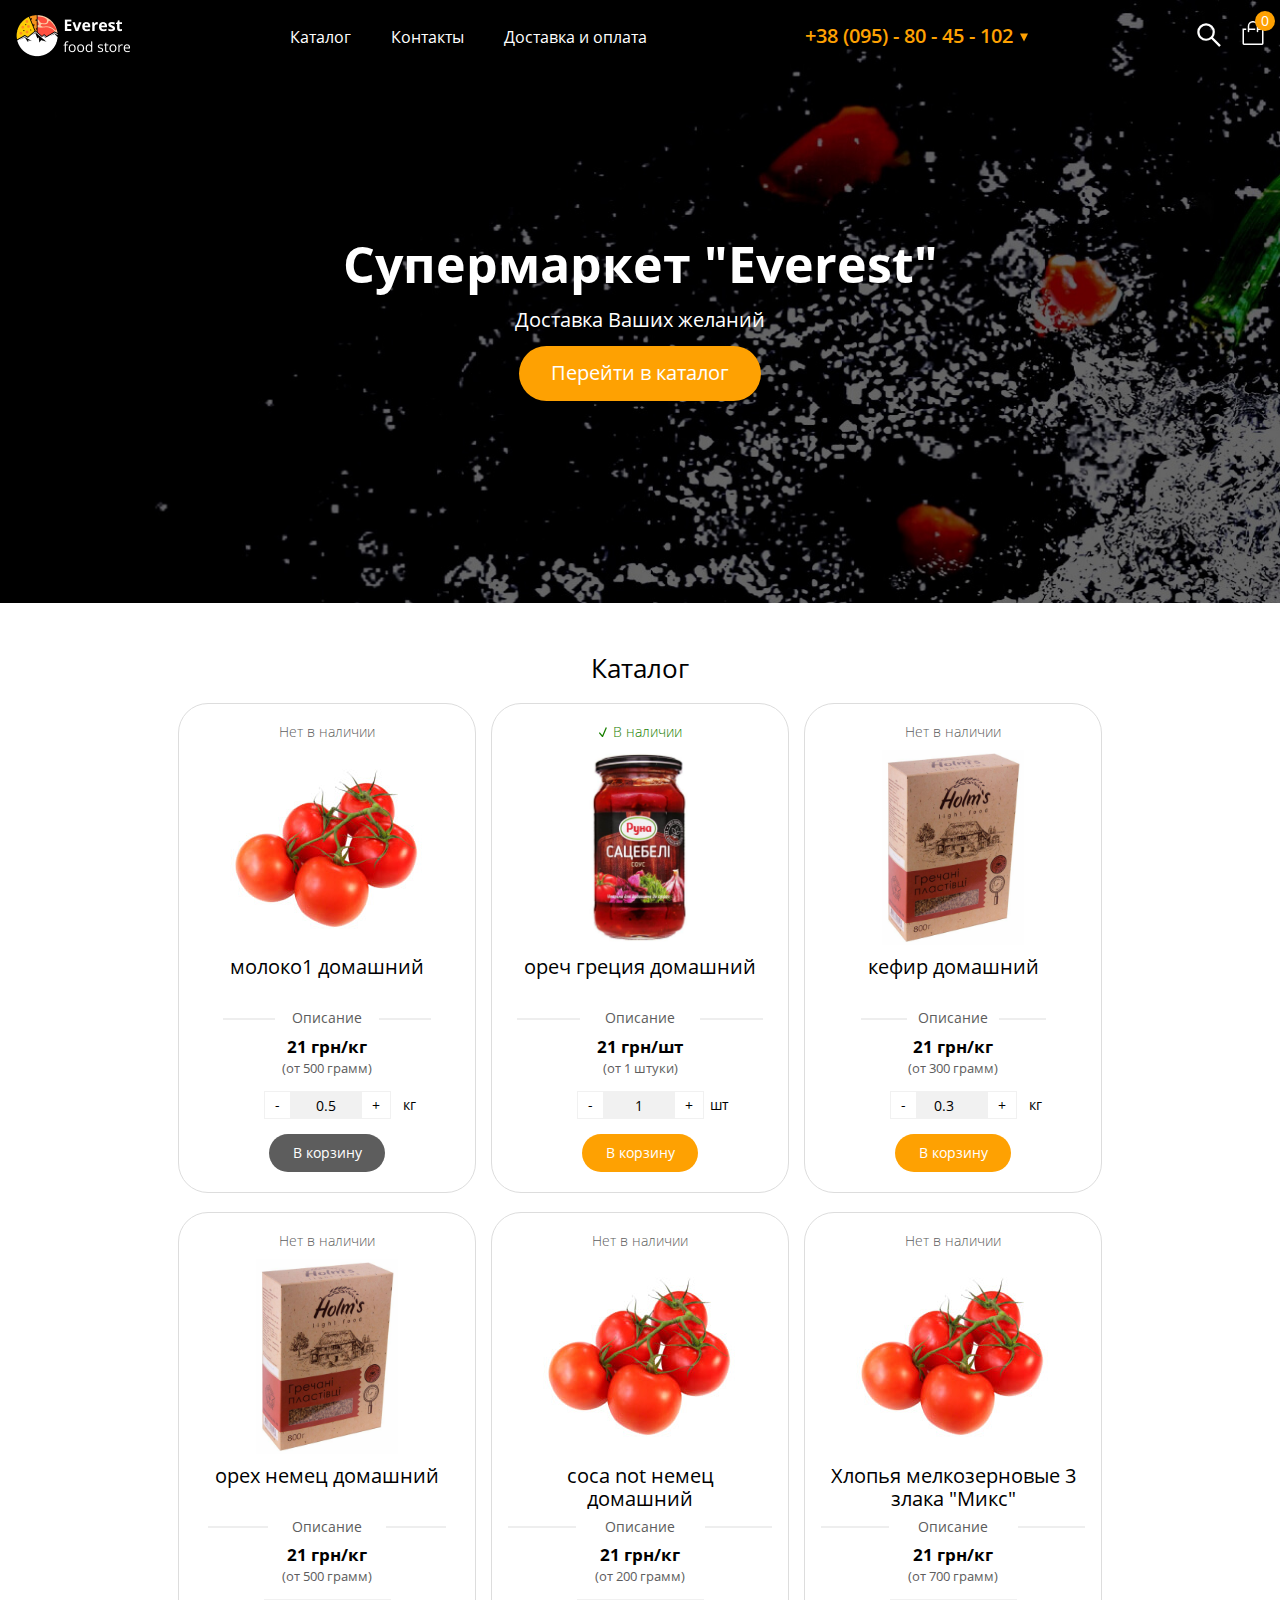
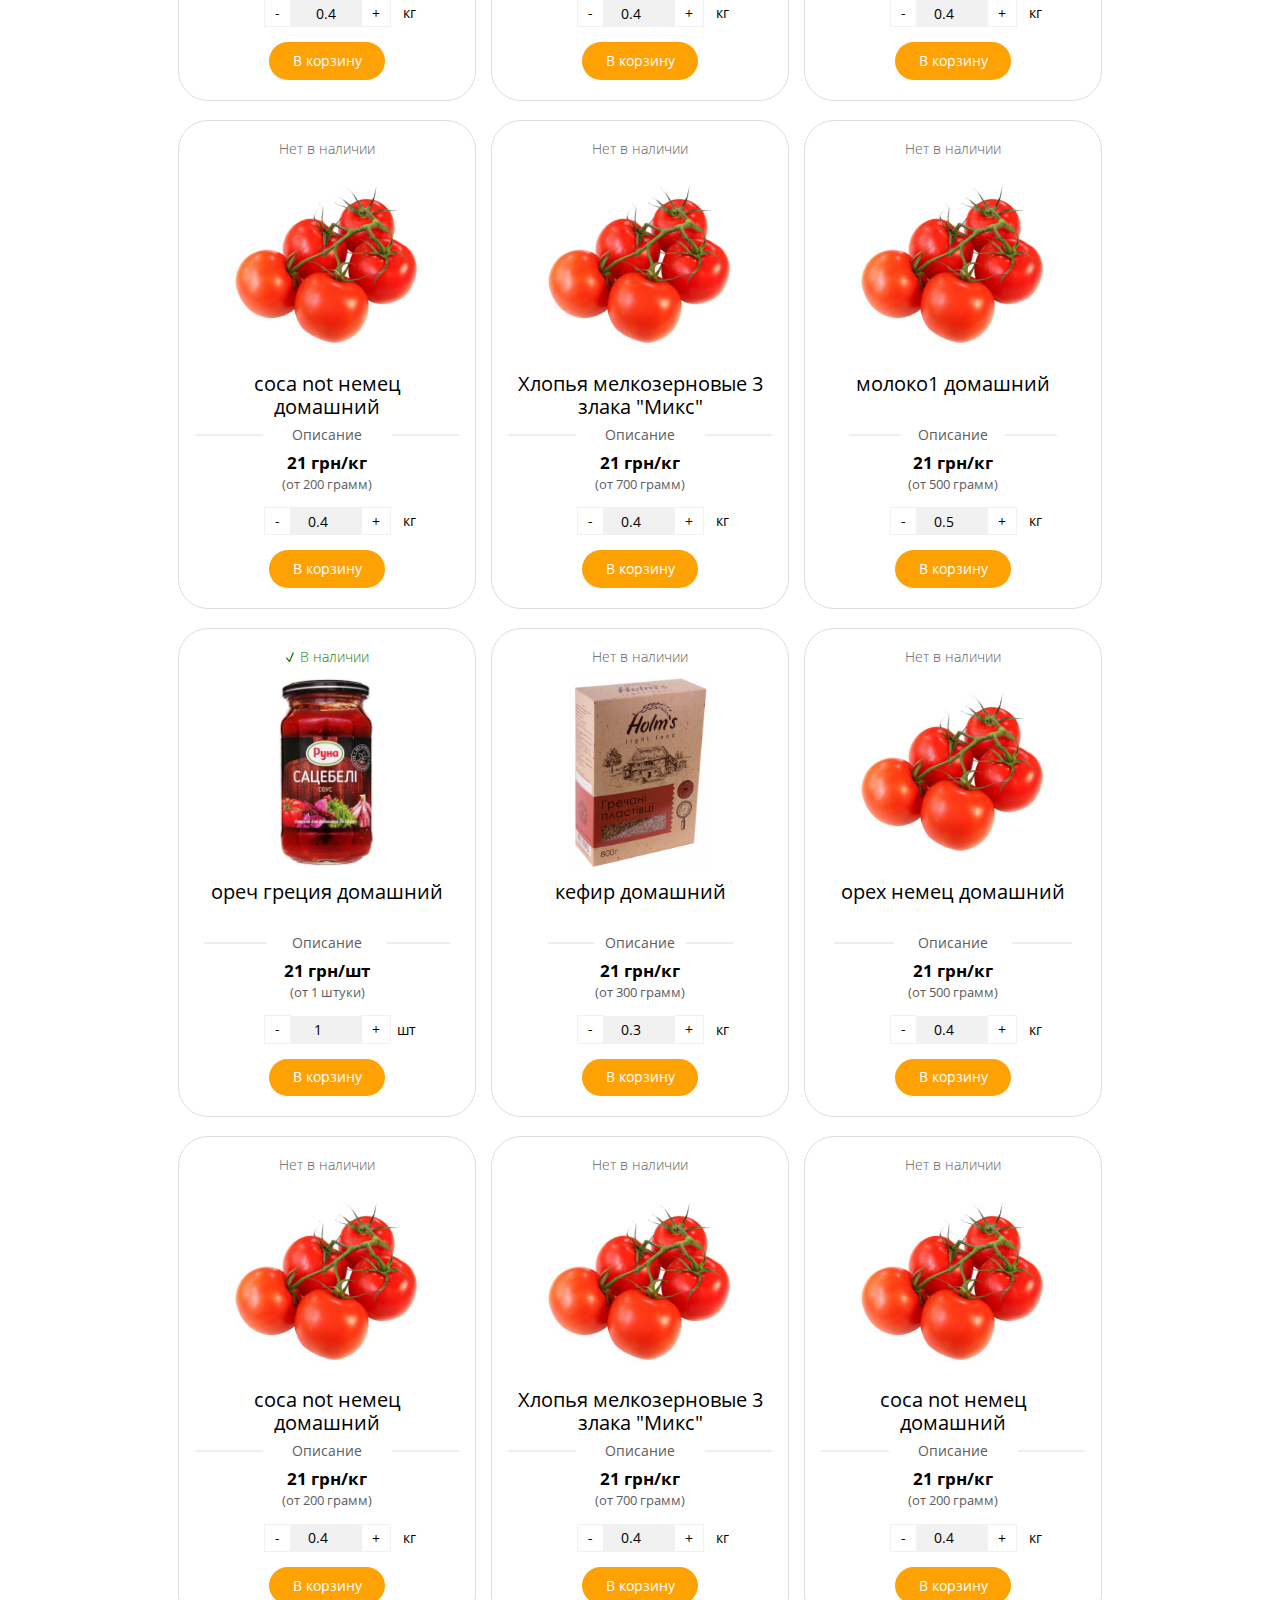
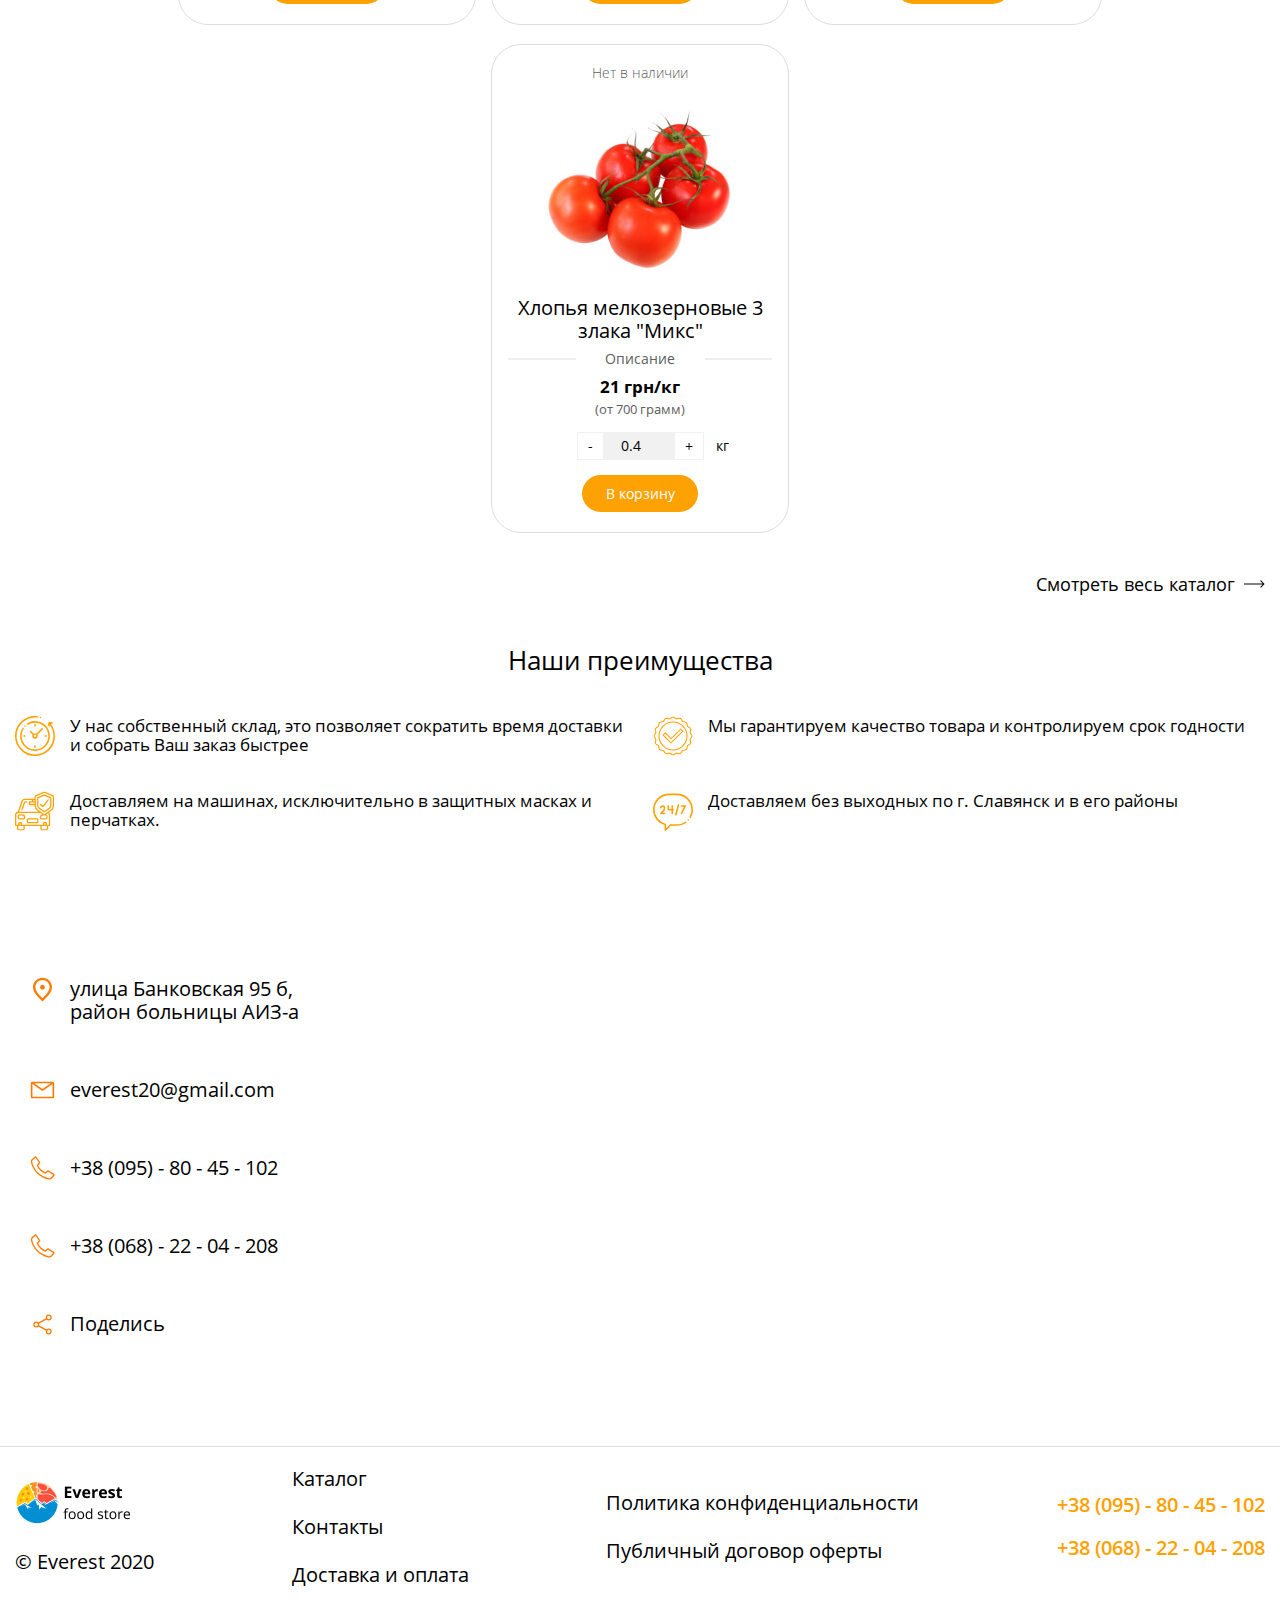
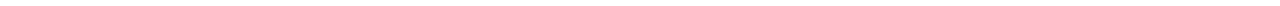
<file: index.html>
<!DOCTYPE html>
<html lang="ru">
<head>
    <meta charset="UTF-8">
    <meta name="viewport" content="width=device-width, initial-scale=1.0">
    <meta http-equiv="X-UA-Compatible" content="IE=Edge">
    <title>Everest</title>
    <link rel="stylesheet" href="css/style.min.css">
    <link rel="shortcut icon" href="favicon.ico" type="image/x-icon">
    <noscript>
        <style>
            .simplebar-content-wrapper {
                overflow: auto;
            }
        </style>
    </noscript>
</head>
<body>
    <div class="wrapper">
        <header class="header">
    <div class="container">
        <div class="header__wrapper">
            <div class="header__mobile-btns">
                <button class="header__burger">
                    <span></span>
                </button>
                <div class="header__mobile mobile">
                    <svg>
                        <use xlink:href='img/svg/sprite.svg#mobile'></use>
                    </svg>
                    <div class="mobile__dropdown">
                        <a href="tel:+380958045102">+38 (095) - 80 - 45 - 102</a>
                        <a href="tel:+380682204208">+38 (068) - 22 - 04 - 208</a>
                    </div>
                </div>
            </div>
            <div class="logo">
                <a href="index.html">
                    <img src="img/decorations/logo-white.png" alt="Logo">
                </a>
            </div>
            <nav class="header__nav header__nav_centered">
                <ul class="header__list">
                    <li class="header__item"><a href="catalog.html" class="header__link">Каталог</a></li>
                    <li class="header__item"><a href="#contacts" class="header__link">Контакты</a></li>
                    <li class="header__item"><a href="delivery.html" class="header__link">Доставка и оплата</a></li>
                </ul>
            </nav>
            <div class="header__phones">
                <div class="header__phone">
                    <a href="tel:+380958045102">+38 (095) - 80 - 45 - 102</a>
                </div>
                <div class="header__phone-dropdown">
                    <a href="tel:+380682204208">+38 (068) - 22 - 04 - 208</a>
                </div>
            </div>
            <div class="header__icons">
                <div class="header__mobile mobile">
                    <svg>
                        <use xlink:href='img/svg/sprite.svg#mobile'></use>
                    </svg>
                    <div class="mobile__dropdown">
                        <a href="tel:+380958045102">+38 (095) - 80 - 45 - 102</a>
                        <a href="tel:+380682204208">+38 (068) - 22 - 04 - 208</a>
                    </div>
                </div>
                <form class="header__search">
                    <input class="header__input" type="text" name="search" placeholder="Поиск...">
                    <svg>
                        <use xlink:href='img/svg/sprite.svg#search'></use>
                    </svg>
                </form>
                <div class="header__cart">
                    <svg>
                        <use xlink:href='img/svg/sprite.svg#cart'></use>
                    </svg>
                    <span class="header__cart-counter">0</span>
                </div>
            </div>
        </div>
    </div>
</header>
        <!-- _______________________Основа сайта_______________________ -->
        <main>
           <section class="main">
    <div class="container">
        <div class="main__offer">
            <h1 class="main__title">
                Супермаркет "Everest"
            </h1>
            <div class="main__subtitle">
                Доставка Ваших желаний
            </div>
        </div>
        <div class="btn">
            <a href="#">
                Перейти в каталог
            </a>
        </div>
    </div>
</section>

           <section class="catalog">
    <div class="container">
        <h2 class="title">
            Каталог
        </h2>
        <div class="catalog__content content">
            <!-- Карточки товаров -->
            <article class="product-card" data-id="01" data-product="dairy" data-subproduct="milk">
                <div class="product-card__inner">
                    <div class="product-card__offer">
                        <div class="product-card__available product-card__not-available">
                            Нет в наличии
                        </div>
                        <div class="product-card__image">
                            <img src="../img/products/vegetables/tomato-home.jpg" alt="Помидор домашний">
                        </div>
                    </div>
                    <div class="product-card__info info-card">
                        <h3 class="info-card__title">
                            молоко1 домашний
                        </h3>
                        <div class="info-card__descr">
                            Описание
                            <div class="info-card__descr-body" data-simplebar>
                                Хлопья мелкозерновые 3 злака "Микс" (хлопья пшеничные 33,4%, хлопья овсяные 33,3%,
                                хлопья ячменные 33,3%) , производитель тм "Holm's"
                            </div>
                        </div>
                        <span class="info-card__price">
                            21 грн/кг
                        </span>
                        <span class="info-card__weight">
                            (от <span>500</span> грамм)
                        </span>
                        <div class="info-card__calc calc">
                            <button class="calc__minus" data-control="minus">-</button>
                            <input class="calc__input" value="0.5" type="text" data-counter data-min-value="0.5">
                            <button class="calc__plus" data-control="plus">+</button>
                            <span class="calc__weight">
                                кг
                            </span>
                        </div>
                        <button class="info-card__btn info-card__btn_disabled" data-add-to-cart>
                            В корзину
                        </button>
                    </div>
                </div>
            </article>
            <article class="product-card" data-id="02" data-product="nuts" data-subproduct="greece">
                <div class="product-card__inner">
                    <div class="product-card__offer">
                        <div class="product-card__available ">
                            В наличии
                        </div>
                        <div class="product-card__image">
                            <img src="../img/products/souce/sacebeli.jpg" alt="Помидор домашний">
                        </div>
                    </div>
                    <div class="product-card__info info-card">
                        <h3 class="info-card__title">
                            ореч греция домашний
                        </h3>
                        <div class="info-card__descr">
                            Описание
                            <div class="info-card__descr-body">
                                <p><span>Название:</span> Хлопья мелкозерновые</p>
                                <p><span>Масса нетто:</span> 500 гр</p>
                                <p><span>Производитель:</span> Тм "Holm's"</p>
                                <p><span>Состав:</span> Хлопья пшеничные 33,4%, хлопья овсяные 33,3%,
                                    хлопья ячменные 33,3%</p>
                                <p><span>Вид упаковки:</span> Полиэтилен</p>
                                <p><span>Срок годности:</span> 15 января 2021</p>
                            </div>
                        </div>
                        <span class="info-card__price">
                            21 грн/шт
                        </span>
                        <span class="info-card__weight">
                            (от 1 штуки)
                        </span>
                        <!-- <div class="info-card__calc calc">
                            <button class="calc__minus" data-control="minus">-</button>
                            <input class="calc__input" value="0.4" type="number" data-counter>
                            <button class="calc__plus" data-control="plus">+</button>
                            <span class="calc__weight">
                                кг
                            </span>
                        </div> -->
                        <div class="info-card__calc calc calc-in-pieces">
                            <button class="calc__minus" data-control="minus">-</button>
                            <input class="calc__input" value="1" type="text" data-counter>
                            <button class="calc__plus" data-control="plus">+</button>
                            <span class="calc__weight">
                                шт
                            </span>
                        </div>
                        <button class="info-card__btn" data-add-to-cart>
                            В корзину
                        </button>
                    </div>
                </div>
            </article>
            <article class="product-card" data-id="03" data-product="dairy" data-subproduct="kefir">
                <div class="product-card__inner">
                    <div class="product-card__offer">
                        <div class="product-card__available product-card__not-available">
                            Нет в наличии
                        </div>
                        <div class="product-card__image">
                            <a data-fslightbox="gallery1" href="../img/products/crops/grechka.jpg">
                                <img src="../img/products/crops/grechka.jpg" alt="Помидор домашний">
                            </a>
                        </div>
                    </div>
                    <div class="product-card__info info-card">
                        <h3 class="info-card__title">
                            кефир домашний
                        </h3>
                        <div class="info-card__descr">
                            Описание
                            <div class="info-card__descr-body">
                                Хлопья мелкозерновые 3 злака "Микс" (хлопья пшеничные 33,4%, хлопья овсяные 33,3%,
                                хлопья ячменные 33,3%) , производитель тм "Holm's"
                            </div>
                        </div>
                        <span class="info-card__price">
                            21 грн/кг
                        </span>
                        <span class="info-card__weight">
                            (от <span>300</span> грамм)
                        </span>
                        <div class="info-card__calc calc">
                            <button class="calc__minus" data-control="minus">-</button>
                            <input class="calc__input" value="0.3" type="number" data-counter data-min-value="0.3">
                            <button class="calc__plus" data-control="plus">+</button>
                            <span class="calc__weight">
                                кг
                            </span>
                        </div>
                        <button class="info-card__btn" data-add-to-cart>
                            В корзину
                        </button>
                    </div>
                </div>
            </article>
            <article class="product-card" data-id="04" data-product="nuts" data-subproduct="germany">
                <div class="product-card__inner">
                    <div class="product-card__offer">
                        <div class="product-card__available product-card__not-available">
                            Нет в наличии
                        </div>
                        <div class="product-card__image">
                            <a data-fslightbox="gallery1" href="../img/products/crops/grechka.jpg">
                                <img src="../img/products/crops/grechka.jpg" alt="Помидор домашний">
                            </a>
                        </div>
                    </div>
                    <div class="product-card__info info-card">
                        <h3 class="info-card__title">
                            орех немец домашний
                        </h3>
                        <div class="info-card__descr">
                            Описание
                            <div class="info-card__descr-body">
                                Хлопья мелкозерновые 3 злака "Микс" (хлопья пшеничные 33,4%, хлопья овсяные 33,3%,
                                хлопья ячменные 33,3%) , производитель тм "Holm's"
                            </div>
                        </div>
                        <span class="info-card__price">
                            21 грн/кг
                        </span>
                        <span class="info-card__weight">
                            (от <span>500</span> грамм)
                        </span>
                        <div class="info-card__calc calc">
                            <button class="calc__minus" data-control="minus">-</button>
                            <input class="calc__input" value="0.4" type="text" data-counter data-min-value="0.5">
                            <button class="calc__plus" data-control="plus">+</button>
                            <span class="calc__weight">
                                кг
                            </span>
                        </div>
                        <button class="info-card__btn" data-add-to-cart>
                            В корзину
                        </button>
                    </div>
                </div>
            </article>
            <article class="product-card" data-id="05" data-product="beverages" data-subproduct="gyf">
                <div class="product-card__inner">
                    <div class="product-card__offer">
                        <div class="product-card__available product-card__not-available">
                            Нет в наличии
                        </div>
                        <div class="product-card__image">
                            <img src="../img/products/vegetables/tomato-home.jpg" alt="Помидор домашний">
                        </div>
                    </div>
                    <div class="product-card__info info-card">
                        <h3 class="info-card__title">
                            coca not немец домашний
                        </h3>
                        <div class="info-card__descr">
                            Описание
                            <div class="info-card__descr-body">
                                Хлопья мелкозерновые 3 злака "Микс" (хлопья пшеничные 33,4%, хлопья овсяные 33,3%,
                                хлопья ячменные 33,3%) , производитель тм "Holm's"
                            </div>
                        </div>
                        <span class="info-card__price">
                            21 грн/кг
                        </span>
                        <span class="info-card__weight">
                            (от <span>200</span> грамм)
                        </span>
                        <div class="info-card__calc calc">
                            <button class="calc__minus" data-control="minus">-</button>
                            <input class="calc__input" value="0.4" type="number" data-counter data-min-value="0.2">
                            <button class="calc__plus" data-control="plus">+</button>
                            <span class="calc__weight">
                                кг
                            </span>
                        </div>
                        <button class="info-card__btn" data-add-to-cart>
                            В корзину
                        </button>
                    </div>
                </div>
            </article>
            <article class="product-card" data-id="06" data-product="beverages" data-subproduct="coca">
                <div class="product-card__inner">
                    <div class="product-card__offer">
                        <div class="product-card__available product-card__not-available">
                            Нет в наличии
                        </div>
                        <div class="product-card__image">
                            <img src="../img/products/vegetables/tomato-home.jpg" alt="Помидор домашний">
                        </div>
                    </div>
                    <div class="product-card__info info-card">
                        <h3 class="info-card__title">
                            Хлопья мелкозерновые 3 злака "Микс"
                        </h3>
                        <div class="info-card__descr">
                            Описание
                            <div class="info-card__descr-body">
                                <div>Производитель: тм "Holm's" </div>
                                <div>
                                    Состав: Xлопья пшеничные 33,4%, хлопья овсяные 33,3%, хлопья ячменные
                                    33,3%
                                </div>
                                <div>Вес: 400 гр</div>
                            </div>
                        </div>
                        <span class="info-card__price">
                            21 грн/кг
                        </span>
                        <span class="info-card__weight">
                            (от <span>700</span> грамм)
                        </span>
                        <div class="info-card__calc calc">
                            <button class="calc__minus" data-control="minus">-</button>
                            <input class="calc__input" value="0.4" type="number" data-counter data-min-value="0.7">
                            <button class="calc__plus" data-control="plus">+</button>
                            <span class="calc__weight">
                                кг
                            </span>
                        </div>
                        <button class="info-card__btn" data-add-to-cart>
                            В корзину
                        </button>
                    </div>
                </div>
            </article>
            <article class="product-card" data-id="07" data-product="beverages" data-subproduct="gyf">
                <div class="product-card__inner">
                    <div class="product-card__offer">
                        <div class="product-card__available product-card__not-available">
                            Нет в наличии
                        </div>
                        <div class="product-card__image">
                            <img src="../img/products/vegetables/tomato-home.jpg" alt="Помидор домашний">
                        </div>
                    </div>
                    <div class="product-card__info info-card">
                        <h3 class="info-card__title">
                            coca not немец домашний
                        </h3>
                        <div class="info-card__descr">
                            Описание
                            <div class="info-card__descr-body">
                                Хлопья мелкозерновые 3 злака "Микс" (хлопья пшеничные 33,4%, хлопья овсяные 33,3%,
                                хлопья ячменные 33,3%) , производитель тм "Holm's"
                            </div>
                        </div>
                        <span class="info-card__price">
                            21 грн/кг
                        </span>
                        <span class="info-card__weight">
                            (от <span>200</span> грамм)
                        </span>
                        <div class="info-card__calc calc">
                            <button class="calc__minus" data-control="minus">-</button>
                            <input class="calc__input" value="0.4" type="number" data-counter data-min-value="0.2">
                            <button class="calc__plus" data-control="plus">+</button>
                            <span class="calc__weight">
                                кг
                            </span>
                        </div>
                        <button class="info-card__btn" data-add-to-cart>
                            В корзину
                        </button>
                    </div>
                </div>
            </article>
            <article class="product-card" data-id="08" data-product="beverages" data-subproduct="coca">
                <div class="product-card__inner">
                    <div class="product-card__offer">
                        <div class="product-card__available product-card__not-available">
                            Нет в наличии
                        </div>
                        <div class="product-card__image">
                            <img src="../img/products/vegetables/tomato-home.jpg" alt="Помидор домашний">
                        </div>
                    </div>
                    <div class="product-card__info info-card">
                        <h3 class="info-card__title">
                            Хлопья мелкозерновые 3 злака "Микс"
                        </h3>
                        <div class="info-card__descr">
                            Описание
                            <div class="info-card__descr-body">
                                <div>Производитель: тм "Holm's" </div>
                                <div>
                                    Состав: Xлопья пшеничные 33,4%, хлопья овсяные 33,3%, хлопья ячменные
                                    33,3%
                                </div>
                                <div>Вес: 400 гр</div>
                            </div>
                        </div>
                        <span class="info-card__price">
                            21 грн/кг
                        </span>
                        <span class="info-card__weight">
                            (от <span>700</span> грамм)
                        </span>
                        <div class="info-card__calc calc">
                            <button class="calc__minus" data-control="minus">-</button>
                            <input class="calc__input" value="0.4" type="number" data-counter data-min-value="0.7">
                            <button class="calc__plus" data-control="plus">+</button>
                            <span class="calc__weight">
                                кг
                            </span>
                        </div>
                        <button class="info-card__btn" data-add-to-cart>
                            В корзину
                        </button>
                    </div>
                </div>
            </article>
            <article class="product-card" data-id="09" data-product="dairy" data-subproduct="milk">
                <div class="product-card__inner">
                    <div class="product-card__offer">
                        <div class="product-card__available product-card__not-available">
                            Нет в наличии
                        </div>
                        <div class="product-card__image">
                            <img src="../img/products/vegetables/tomato-home.jpg" alt="Помидор домашний">
                        </div>
                    </div>
                    <div class="product-card__info info-card">
                        <h3 class="info-card__title">
                            молоко1 домашний
                        </h3>
                        <div class="info-card__descr">
                            Описание
                            <div class="info-card__descr-body">
                                Хлопья мелкозерновые 3 злака "Микс" (хлопья пшеничные 33,4%, хлопья овсяные 33,3%,
                                хлопья ячменные 33,3%) , производитель тм "Holm's"
                            </div>
                        </div>
                        <span class="info-card__price">
                            21 грн/кг
                        </span>
                        <span class="info-card__weight">
                            (от <span>500</span> грамм)
                        </span>
                        <div class="info-card__calc calc">
                            <button class="calc__minus" data-control="minus">-</button>
                            <input class="calc__input" value="0.5" type="number" data-counter data-min-value="0.5">
                            <button class="calc__plus" data-control="plus">+</button>
                            <span class="calc__weight">
                                кг
                            </span>
                        </div>
                        <button class="info-card__btn" data-add-to-cart>
                            В корзину
                        </button>
                    </div>
                </div>
            </article>
            <article class="product-card" data-id="10" data-product="nuts" data-subproduct="greece">
                <div class="product-card__inner">
                    <div class="product-card__offer">
                        <div class="product-card__available ">
                            В наличии
                        </div>
                        <div class="product-card__image">
                            <img src="../img/products/souce/sacebeli.jpg" alt="Помидор домашний">
                        </div>
                    </div>
                    <div class="product-card__info info-card">
                        <h3 class="info-card__title">
                            ореч греция домашний
                        </h3>
                        <div class="info-card__descr">
                            Описание
                            <div class="info-card__descr-body">
                                Хлопья мелкозерновые 3 злака "Микс" (хлопья пшеничные 33,4%, хлопья овсяные 33,3%,
                                хлопья ячменные 33,3%) , производитель тм "Holm's"
                            </div>
                        </div>
                        <span class="info-card__price">
                            21 грн/шт
                        </span>
                        <span class="info-card__weight">
                            (от 1 штуки)
                        </span>
                        <!-- <div class="info-card__calc calc">
                            <button class="calc__minus" data-control="minus">-</button>
                            <input class="calc__input" value="0.4" type="number" data-counter>
                            <button class="calc__plus" data-control="plus">+</button>
                            <span class="calc__weight">
                                кг
                            </span>
                        </div> -->
                        <div class="info-card__calc calc calc-in-pieces">
                            <button class="calc__minus" data-control="minus">-</button>
                            <input class="calc__input" value="1" type="number" data-counter>
                            <button class="calc__plus" data-control="plus">+</button>
                            <span class="calc__weight">
                                шт
                            </span>
                        </div>
                        <button class="info-card__btn" data-add-to-cart>
                            В корзину
                        </button>
                    </div>
                </div>
            </article>
            <article class="product-card" data-id="11" data-product="dairy" data-subproduct="kefir">
                <div class="product-card__inner">
                    <div class="product-card__offer">
                        <div class="product-card__available product-card__not-available">
                            Нет в наличии
                        </div>
                        <div class="product-card__image">
                            <img src="../img/products/crops/grechka.jpg" alt="Помидор домашний">
                        </div>
                    </div>
                    <div class="product-card__info info-card">
                        <h3 class="info-card__title">
                            кефир домашний
                        </h3>
                        <div class="info-card__descr">
                            Описание
                            <div class="info-card__descr-body">
                                Хлопья мелкозерновые 3 злака "Микс" (хлопья пшеничные 33,4%, хлопья овсяные 33,3%,
                                хлопья ячменные 33,3%) , производитель тм "Holm's"
                            </div>
                        </div>
                        <span class="info-card__price">
                            21 грн/кг
                        </span>
                        <span class="info-card__weight">
                            (от <span>300</span> грамм)
                        </span>
                        <div class="info-card__calc calc">
                            <button class="calc__minus" data-control="minus">-</button>
                            <input class="calc__input" value="0.3" type="number" data-counter data-min-value="0.3">
                            <button class="calc__plus" data-control="plus">+</button>
                            <span class="calc__weight">
                                кг
                            </span>
                        </div>
                        <button class="info-card__btn" data-add-to-cart>
                            В корзину
                        </button>
                    </div>
                </div>
            </article>
            <article class="product-card" data-id="12" data-product="nuts" data-subproduct="germany">
                <div class="product-card__inner">
                    <div class="product-card__offer">
                        <div class="product-card__available product-card__not-available">
                            Нет в наличии
                        </div>
                        <div class="product-card__image">
                            <img src="../img/products/vegetables/tomato-home.jpg" alt="Помидор домашний">
                        </div>
                    </div>
                    <div class="product-card__info info-card">
                        <h3 class="info-card__title">
                            орех немец домашний
                        </h3>
                        <div class="info-card__descr">
                            Описание
                            <div class="info-card__descr-body">
                                Хлопья мелкозерновые 3 злака "Микс" (хлопья пшеничные 33,4%, хлопья овсяные 33,3%,
                                хлопья ячменные 33,3%) , производитель тм "Holm's"
                            </div>
                        </div>
                        <span class="info-card__price">
                            21 грн/кг
                        </span>
                        <span class="info-card__weight">
                            (от <span>500</span> грамм)
                        </span>
                        <div class="info-card__calc calc">
                            <button class="calc__minus" data-control="minus">-</button>
                            <input class="calc__input" value="0.4" type="number" data-counter data-min-value="0.5">
                            <button class="calc__plus" data-control="plus">+</button>
                            <span class="calc__weight">
                                кг
                            </span>
                        </div>
                        <button class="info-card__btn" data-add-to-cart>
                            В корзину
                        </button>
                    </div>
                </div>
            </article>
            <article class="product-card" data-id="13" data-product="beverages" data-subproduct="gyf">
                <div class="product-card__inner">
                    <div class="product-card__offer">
                        <div class="product-card__available product-card__not-available">
                            Нет в наличии
                        </div>
                        <div class="product-card__image">
                            <img src="../img/products/vegetables/tomato-home.jpg" alt="Помидор домашний">
                        </div>
                    </div>
                    <div class="product-card__info info-card">
                        <h3 class="info-card__title">
                            coca not немец домашний
                        </h3>
                        <div class="info-card__descr">
                            Описание
                            <div class="info-card__descr-body">
                                Хлопья мелкозерновые 3 злака "Микс" (хлопья пшеничные 33,4%, хлопья овсяные 33,3%,
                                хлопья ячменные 33,3%) , производитель тм "Holm's"
                            </div>
                        </div>
                        <span class="info-card__price">
                            21 грн/кг
                        </span>
                        <span class="info-card__weight">
                            (от <span>200</span> грамм)
                        </span>
                        <div class="info-card__calc calc">
                            <button class="calc__minus" data-control="minus">-</button>
                            <input class="calc__input" value="0.4" type="number" data-counter data-min-value="0.2">
                            <button class="calc__plus" data-control="plus">+</button>
                            <span class="calc__weight">
                                кг
                            </span>
                        </div>
                        <button class="info-card__btn" data-add-to-cart>
                            В корзину
                        </button>
                    </div>
                </div>
            </article>
            <article class="product-card" data-id="14" data-product="beverages" data-subproduct="coca">
                <div class="product-card__inner">
                    <div class="product-card__offer">
                        <div class="product-card__available product-card__not-available">
                            Нет в наличии
                        </div>
                        <div class="product-card__image">
                            <img src="../img/products/vegetables/tomato-home.jpg" alt="Помидор домашний">
                        </div>
                    </div>
                    <div class="product-card__info info-card">
                        <h3 class="info-card__title">
                            Хлопья мелкозерновые 3 злака "Микс"
                        </h3>
                        <div class="info-card__descr">
                            Описание
                            <div class="info-card__descr-body">
                                <div>Производитель: тм "Holm's" </div>
                                <div>
                                    Состав: Xлопья пшеничные 33,4%, хлопья овсяные 33,3%, хлопья ячменные
                                    33,3%
                                </div>
                                <div>Вес: 400 гр</div>
                            </div>
                        </div>
                        <span class="info-card__price">
                            21 грн/кг
                        </span>
                        <span class="info-card__weight">
                            (от <span>700</span> грамм)
                        </span>
                        <div class="info-card__calc calc">
                            <button class="calc__minus" data-control="minus">-</button>
                            <input class="calc__input" value="0.4" type="number" data-counter data-min-value="0.7">
                            <button class="calc__plus" data-control="plus">+</button>
                            <span class="calc__weight">
                                кг
                            </span>
                        </div>
                        <button class="info-card__btn" data-add-to-cart>
                            В корзину
                        </button>
                    </div>
                </div>
            </article>
            <article class="product-card" data-id="15" data-product="beverages" data-subproduct="gyf">
                <div class="product-card__inner">
                    <div class="product-card__offer">
                        <div class="product-card__available product-card__not-available">
                            Нет в наличии
                        </div>
                        <div class="product-card__image">
                            <img src="../img/products/vegetables/tomato-home.jpg" alt="Помидор домашний">
                        </div>
                    </div>
                    <div class="product-card__info info-card">
                        <h3 class="info-card__title">
                            coca not немец домашний
                        </h3>
                        <div class="info-card__descr">
                            Описание
                            <div class="info-card__descr-body">
                                Хлопья мелкозерновые 3 злака "Микс" (хлопья пшеничные 33,4%, хлопья овсяные 33,3%,
                                хлопья ячменные 33,3%) , производитель тм "Holm's"
                            </div>
                        </div>
                        <span class="info-card__price">
                            21 грн/кг
                        </span>
                        <span class="info-card__weight">
                            (от <span>200</span> грамм)
                        </span>
                        <div class="info-card__calc calc">
                            <button class="calc__minus" data-control="minus">-</button>
                            <input class="calc__input" value="0.4" type="number" data-counter data-min-value="0.2">
                            <button class="calc__plus" data-control="plus">+</button>
                            <span class="calc__weight">
                                кг
                            </span>
                        </div>
                        <button class="info-card__btn" data-add-to-cart>
                            В корзину
                        </button>
                    </div>
                </div>
            </article>
            <article class="product-card" data-id="16" data-product="beverages" data-subproduct="coca">
                <div class="product-card__inner">
                    <div class="product-card__offer">
                        <div class="product-card__available product-card__not-available">
                            Нет в наличии
                        </div>
                        <div class="product-card__image">
                            <img src="../img/products/vegetables/tomato-home.jpg" alt="Помидор домашний">
                        </div>
                    </div>
                    <div class="product-card__info info-card">
                        <h3 class="info-card__title">
                            Хлопья мелкозерновые 3 злака "Микс"
                        </h3>
                        <div class="info-card__descr">
                            Описание
                            <div class="info-card__descr-body">
                                <div>Производитель: тм "Holm's" </div>
                                <div>
                                    Состав: Xлопья пшеничные 33,4%, хлопья овсяные 33,3%, хлопья ячменные
                                    33,3%
                                </div>
                                <div>Вес: 400 гр</div>
                            </div>
                        </div>
                        <span class="info-card__price">
                            21 грн/кг
                        </span>
                        <span class="info-card__weight">
                            (от <span>700</span> грамм)
                        </span>
                        <div class="info-card__calc calc">
                            <button class="calc__minus" data-control="minus">-</button>
                            <input class="calc__input" value="0.4" type="number" data-counter data-min-value="0.7">
                            <button class="calc__plus" data-control="plus">+</button>
                            <span class="calc__weight">
                                кг
                            </span>
                        </div>
                        <button class="info-card__btn" data-add-to-cart>
                            В корзину
                        </button>
                    </div>
                </div>
            </article>
        </div>
        <div class="catalog__link">
            <a href="catalog.html">
                Смотреть весь каталог
            </a>
        </div>
    </div>
</section>
           <section class="advantage">
    <div class="container">
        <h2 class="title">
            Наши преимущества
        </h2>
        <div class="advantage__column">
            <ul class="advantage__row">
                <li class="advantage__item">
                    <svg>
                        <use xlink:href='img/svg/sprite.svg#clock'></use>
                    </svg>
                    У нас собственный склад, это позволяет сократить время доставки и собрать Ваш заказ быстрее
                </li>
                <li class="advantage__item">
                    <svg>
                        <use xlink:href='img/svg/sprite.svg#warranty'></use>
                    </svg>
                    Мы гарантируем качество товара и контролируем срок годности
                </li>
            </ul>
            <ul class="advantage__row">
                <li class="advantage__item">
                    <svg>
                        <use xlink:href='img/svg/sprite.svg#car'></use>
                    </svg>
                    Доставляем на машинах, исключительно в защитных масках и перчатках.
                </li>
                <li class="advantage__item">
                    <svg>
                        <use xlink:href='img/svg/sprite.svg#24-7'></use>
                    </svg>
                    Доставляем без выходных по г. Славянск и в его районы
                </li>
            </ul>
        </div>
    </div>
</section>
           <div class="contacts" id="contacts">
    <div class="container">
        <div class="contacts__wrapper">
            <ul class="contacts__list">
                <li class="contacts__item">улица Банковская 95 б, район больницы АИЗ-а</li>
                <li class="contacts__item"><a href="mailto:everest20@gmail.com">everest20@gmail.com</a></li>
                <li class="contacts__item"><a href="tel:+380958045102">+38 (095) - 80 - 45 - 102</a>
                </li>
                <li class="contacts__item"><a href="tel:+380682204208 ">+38 (068) - 22 - 04 - 208 </a></li>
                <li class="contacts__item">
                    Поделись
                    <ul class="share">
                        <li class="share__item">
                            <a href="https://t.me/share/url?url=https://everest-market.store/">
                                Телеграмм
                            </a>
                        </li>
                    </ul>
                </li>
            </ul>
        </div>
    </div>
    <div class="contacts__map">
        <iframe
            src="https://www.google.com/maps/embed?pb=!1m18!1m12!1m3!1d2625.4018799759515!2d37.59706970147697!3d48.850546522813026!2m3!1f0!2f0!3f0!3m2!1i1024!2i768!4f13.1!3m3!1m2!1s0x40df9b278acf10c7%3A0x6df4ea59608755a2!2z0YPQuy4g0JHQsNC90LrQvtCy0YHQutCw0Y8sIDk1LCDQodC70LDQstGP0L3RgdC6LCDQlNC-0L3QtdGG0LrQsNGPINC-0LHQu9Cw0YHRgtGMLCA4NDEyMg!5e0!3m2!1sru!2sua!4v1603604697125!5m2!1sru!2sua"
            aria-hidden="false"
            tabindex="0">
        </iframe>
    </div>
</div>
           <div class="floating-cart">
    <svg>
        <use xlink:href='img/svg/sprite.svg#cart'></use>
    </svg>
</div>
           <section class="modal">
    <div class="modal__overlay">
        <div class="modal__window">
            <h2 class="title">Оформление заказа</h2>
            <div class="order-form">
                <div class="order-form__right">
                    <h3 class="title">
                        Ваш заказ
                    </h3>
                        <div class="order-form__list" data-simplebar>
                        </div>
                    <div class="order-form__final-price">
                        Сумма заказа: <span><span class="total-price">0</span> грн</span>
                    </div>
                </div>
                <div class="order-form__left">
                    <form class="order-form__form form" method="POST">
                        <input type="hidden" name="admin_email[]" value="sergeyvasylenko4@gmail.com">
                        <input type="hidden" name="form_subject" value="Заказ с магазина">
                        <h3 class="title">
                            Способ получения заказа
                        </h3>
                        <div class="form__item">
                            <label class="form__radio-item form__item_courier">
                                <input type="radio" name="Тип доставки" value="Курьер">
                                <span>Курьером</span>
                            </label>
                            <label class="form__radio-item form__item_self">
                                <input type="radio" name="Тип доставки" value="Самовывоз">
                                <span>Самовывоз</span>
                            </label>
                        </div>
                        <h3 class="title">
                            Данные покупателя
                        </h3>
                        <div class="form__item">
                            <div class="form__row">
                                <input type="text" name="Имя" placeholder="Имя" required>
                                <input type="text" name="Фамилия" placeholder="Фамилия" required>
                            </div>
                            <div class="form__row">
                                <input type="tel" name="Телефон" placeholder="Телефон" required>
                                <input class="additional" type="text" name="Адрес" placeholder="Адрес доставки">
                            </div>
                        </div>
                        <h3 class="title">
                            Способ оплаты
                        </h3>
                        <div class="form__item">
                            <label class="form__radio-item form__item_cash">
                                <input type="radio" name="Способ оплаты" value="Наличными">
                                <span>Наличными при получении</span>
                            </label>
                            <label class="form__radio-item form__item_card">
                                <input type="radio" name="Способ оплаты" value="Картой">
                                <span>Картой при получении</span>
                            </label>
                        </div>
                        <div class="btn">
                            <button type="submit">Оформить заказ</button>
                        </div>
                    </form>
                    <div class="order-form__policy">
                        Нажимая кнопку "Оформить заказ", Вы соглашаетесь с <a href="#">политикой конфиденциальности</a>
                        нашей компании.
                    </div>
                    <div class="order-form__tip">
                        Весовой товар может не соответствовать выбранному весу на 10-40 грамм
                    </div>
                    <div class="order-form__tip">
                        Поля обязательны для заполнения
                    </div>
                </div>
            </div>
            <button class="modal__close"></button>
        </div>
    </div>
</section>
        </main>
        <!-- _______________________Основа сайта_______________________ -->
        <footer class="footer">
    <div class="container">
        <div class="footer__wrapper">
            <div class="footer__rights">
                <div class="logo">
                    <a href="index.html">
                        <img src="img/decorations/logo-black.png" alt="Logo">
                    </a>
                </div>
                <div class="footer__brend">
                    © Everest 2020
                </div>
            </div>
            <nav class="footer__nav">
                <ul class="footer__list">
                    <li class="footer__item"><a href="catalog.html" class="footer__link">Каталог</a></li>
                    <li class="footer__item"><a href="#contacts" class="footer__link">Контакты</a></li>
                    <li class="footer__item"><a href="delivery.html" class="footer__link">Доставка и оплата</a></li>
                </ul>
            </nav>
            <div class="footer__credits">
                <div class="footer__credits-item">
                    <a href="#">
                        Политика конфиденциальности
                    </a>
                </div>
                <div class="footer__credits-item">
                    <a href="#">
                        Публичный договор оферты
                    </a>
                </div>
            </div>
            <div class="footer__phones">
                <div class="footer__phone">
                    <a href="tel:+380958045102">+38 (095) - 80 - 45 - 102</a>
                </div>
                <div class="footer__phone">
                   <a href="tel:+380682204208">+38 (068) - 22 - 04 - 208</a>
                </div>
            </div>
        </div>
    </div>
</footer>
        <section class="cart">
    <h4 class="cart__title">
        Корзина
    </h4>
    <div class="cart__inner">
        <div class="cart__empty">
            <div class="cart__content">
                <svg>
                    <use xlink:href='img/svg/sprite.svg#cart'></use>
                </svg>
                <div>Корзина пустая</div>
            </div>
            <div class="btn">
                <button>
                    Вернуться к покупкам
                </button>
            </div>
        </div>
        <div class="cart__full">
            <div class="cart__content" data-simplebar>
            </div>
            <div class="cart__purchase">
                <div class="cart__final-price">
                    Примерная сумма заказа: <span><span class="total-price">0</span> грн</span>
                </div>
                <div class="btn">
                    <button href="#">
                        Оформить заказ
                    </button>
                </div>
            </div>
        </div>
    </div>
    <button class="cart__close"></button>
</section>
    </div>
    <script src="js/script.js"></script>
</body>

</html>
</file>
<file: css/style.min.css>
@font-face{font-family:OpenSans;src:url(../fonts/OpenSans-Regular.woff2) format("woff2");font-weight:400;font-display:swap;font-style:normal}@font-face{font-family:OpenSans;src:url(../fonts/OpenSans-Bold.woff2) format("woff2");font-weight:700;font-display:swap;font-style:normal}@font-face{font-family:OpenSans;src:url(../fonts/OpenSans-Light.woff2) format("woff2");font-weight:300;font-display:swap;font-style:normal}@font-face{font-family:OpenSans;src:url(../fonts/OpenSans-SemiBold.woff2) format("woff2");font-weight:600;font-display:swap;font-style:normal}html{line-height:1.15;-webkit-text-size-adjust:100%;scroll-behavior:smooth}body{margin:0}details,main{display:block}h1{font-size:2em;margin:.67em 0}hr{-webkit-box-sizing:content-box;box-sizing:content-box;height:0;overflow:visible}code,kbd,pre,samp{font-family:monospace,monospace;font-size:1em}a{background-color:transparent}abbr[title]{border-bottom:none;text-decoration:underline;-webkit-text-decoration:underline dotted;text-decoration:underline dotted}b,strong{font-weight:bolder}small{font-size:80%}sub,sup{font-size:75%;line-height:0;position:relative;vertical-align:baseline}sub{bottom:-.25em}sup{top:-.5em}img{border-style:none;vertical-align:top}button,input,optgroup,select,textarea{font-family:inherit;font-size:100%;line-height:1.15;margin:0}button,input{overflow:visible}button,select{text-transform:none}[type=button],[type=reset],[type=submit],button{-webkit-appearance:button}[type=button]::-moz-focus-inner,[type=reset]::-moz-focus-inner,[type=submit]::-moz-focus-inner,button::-moz-focus-inner{border-style:none;padding:0}[type=button]:-moz-focusring,[type=reset]:-moz-focusring,[type=submit]:-moz-focusring,button:-moz-focusring{outline:ButtonText dotted 1px}fieldset{padding:.35em .75em .625em}legend{-webkit-box-sizing:border-box;box-sizing:border-box;color:inherit;display:table;max-width:100%;padding:0;white-space:normal}progress{vertical-align:baseline}textarea{overflow:auto}[type=checkbox],[type=radio]{-webkit-box-sizing:border-box;box-sizing:border-box;padding:0}[type=number]::-webkit-inner-spin-button,[type=number]::-webkit-outer-spin-button{height:auto}[type=search]{-webkit-appearance:textfield;outline-offset:-2px}[type=search]::-webkit-search-decoration{-webkit-appearance:none}::-webkit-file-upload-button{-webkit-appearance:button;font:inherit}summary{display:list-item}[hidden],template{display:none}*{padding:0;margin:0;border:0}*,:after,:before{-webkit-box-sizing:border-box;box-sizing:border-box}:active,:focus,a:active,a:focus{outline:0}aside,footer,header,nav,section{display:block}body,html{height:100%}input::-ms-clear{display:none}input:invalid,input:required{-webkit-box-shadow:none;box-shadow:none}button{cursor:pointer}button::-moz-focus-inner{padding:0;border:0}a,a:hover,a:visited{text-decoration:none}ul li{list-style:none}h1,h2,h3,h4,h5,h6{font-weight:inherit;font-size:inherit}:root{--color-white:#fff;--color-black:#000;--color-devider:#ddd;--color-card-devider:#efefef;--color-price-min:#5d5d5d;--color-card-input:#f1f1f1;--color-orange:#fea102;--color-orange-hover:#fe7b02;--color-available:#198000;--color-input:#848484;--color-red:#bc1313;--color-catalog:#808080}body.lock,html.lock{overflow:hidden;position:fixed;height:100%;top:0;left:0;right:0;bottom:0}body{-ms-text-size-adjust:100%;-moz-text-size-adjust:100%;-webkit-text-size-adjust:100%;font-family:OpenSans,sans-serif;font-weight:400;font-size:20px;color:var(--color-black);background-color:var(--color-white)}.wrapper{position:relative;z-index:95;display:-webkit-box;display:-ms-flexbox;display:flex;-webkit-box-orient:vertical;-webkit-box-direction:normal;-ms-flex-direction:column;flex-direction:column;overflow:hidden;width:100%;min-width:320px;min-height:100%}.container{margin:0 auto;padding:0 15px;width:100%;max-width:1290px}.btn{display:-webkit-box;display:-ms-flexbox;display:flex;-webkit-box-align:center;-ms-flex-align:center;align-items:center;-webkit-box-pack:center;-ms-flex-pack:center;justify-content:center}.btn a,.btn button{font-size:calc(15px + 8 * ((100vw - 320px)/ 1600));border-radius:100px;padding:.8em 1.6em;color:var(--color-white);background-color:var(--color-orange);-webkit-transition:background-color .5s;-o-transition:background-color .5s;transition:background-color .5s}.logo img{height:auto}.title{font-size:calc(18px + 14 * ((100vw - 320px)/ 1600));text-align:center}.wrapper-hidden{position:relative;overflow:hidden;height:100vh}.wrapper-hidden::before{content:"";position:absolute;left:0;right:0;top:0;bottom:0;z-index:90;background-color:rgba(0,0,0,.5);-webkit-transition:background-color .5s;-o-transition:background-color .5s;transition:background-color .5s}.thanks-modal__overlay{position:fixed;left:0;right:0;top:0;bottom:0;z-index:10000;display:-webkit-box;display:-ms-flexbox;display:flex;-webkit-box-align:center;-ms-flex-align:center;align-items:center;-webkit-box-pack:center;-ms-flex-pack:center;justify-content:center;background-color:rgba(0,0,0,.85)}.thanks-modal__window{position:relative;margin:0 15px;padding:40px;max-width:800px;background-color:var(--color-white);text-align:center;font-size:calc(16px + 4 * ((100vw - 320px)/ 1600))}.thanks-modal__callback{font-weight:700;margin-bottom:20px}.thanks-modal__thank{margin-bottom:20px}.thanks-modal__adress span{font-weight:700}.thanks-modal__close{position:absolute;right:5px;top:5px;width:25px;height:25px;background:0 0}.thanks-modal__close::after,.thanks-modal__close::before{content:"";position:absolute;left:0;width:100%;height:1px;background-color:var(--color-black)}.thanks-modal__close::before{top:12px;-webkit-transform:rotate(45deg);-ms-transform:rotate(45deg);transform:rotate(45deg)}.thanks-modal__close::after{bottom:12px;-webkit-transform:rotate(-45deg);-ms-transform:rotate(-45deg);transform:rotate(-45deg)}.fade{-webkit-animation-name:fade;animation-name:fade;-webkit-animation-duration:.5s;animation-duration:.5s}@-webkit-keyframes fade{0%{opacity:0}100%{opacity:1}}@keyframes fade{0%{opacity:0}100%{opacity:1}}[data-simplebar]{position:relative;-webkit-box-orient:vertical;-webkit-box-direction:normal;-ms-flex-direction:column;flex-direction:column;-ms-flex-wrap:wrap;flex-wrap:wrap;-webkit-box-pack:start;-ms-flex-pack:start;justify-content:flex-start;-ms-flex-line-pack:start;align-content:flex-start;-webkit-box-align:start;-ms-flex-align:start;align-items:flex-start}.simplebar-wrapper{overflow:hidden;width:inherit;height:inherit;max-width:inherit;max-height:inherit}.simplebar-mask{direction:inherit;position:absolute;overflow:hidden;padding:0;margin:0;left:0;top:0;bottom:0;right:0;width:auto!important;height:auto!important;z-index:0}.simplebar-offset{direction:inherit!important;-webkit-box-sizing:inherit!important;box-sizing:inherit!important;resize:none!important;position:absolute;top:0;left:0;bottom:0;right:0;padding:0 10px 0 0;margin:0;-webkit-overflow-scrolling:touch}.simplebar-content-wrapper{direction:inherit;-webkit-box-sizing:border-box!important;box-sizing:border-box!important;position:relative;display:block;height:100%;width:auto;max-width:100%;max-height:100%;scrollbar-width:none;-ms-overflow-style:none}.simplebar-content-wrapper::-webkit-scrollbar,.simplebar-hide-scrollbar::-webkit-scrollbar{width:0;height:0}.simplebar-content:after,.simplebar-content:before{content:' ';display:table}.simplebar-placeholder{max-height:100%;max-width:100%;width:100%;pointer-events:none}.simplebar-height-auto-observer-wrapper{-webkit-box-sizing:inherit!important;box-sizing:inherit!important;height:100%;width:100%;max-width:1px;position:relative;float:left;max-height:1px;overflow:hidden;z-index:-1;padding:0;margin:0;pointer-events:none;-webkit-box-flex:inherit;-ms-flex-positive:inherit;flex-grow:inherit;-ms-flex-negative:0;flex-shrink:0;-ms-flex-preferred-size:0;flex-basis:0}.simplebar-height-auto-observer{-webkit-box-sizing:inherit;box-sizing:inherit;display:block;opacity:0;position:absolute;top:0;left:0;height:1000%;width:1000%;min-height:1px;min-width:1px;overflow:hidden;pointer-events:none;z-index:-1}.simplebar-track{z-index:1;position:absolute;right:0;bottom:0;pointer-events:none;overflow:hidden}[data-simplebar].simplebar-dragging .simplebar-content{pointer-events:none;-moz-user-select:none;-ms-user-select:none;user-select:none;-webkit-user-select:none}[data-simplebar].simplebar-dragging .simplebar-track{pointer-events:all}.simplebar-scrollbar{position:absolute;left:0;right:0;min-height:10px}.simplebar-scrollbar:before{position:absolute;content:'';background:var(--color-orange);border-radius:7px;left:2px;right:2px;opacity:0;-webkit-transition:opacity .2s linear;-o-transition:opacity .2s linear;transition:opacity .2s linear}.simplebar-scrollbar.simplebar-visible:before{opacity:1;-webkit-transition:opacity linear;-o-transition:opacity linear;transition:opacity linear}.simplebar-track.simplebar-vertical{top:0;width:11px}.simplebar-track.simplebar-vertical .simplebar-scrollbar:before{top:2px;bottom:2px}.simplebar-track.simplebar-horizontal{left:0;height:11px}.simplebar-track.simplebar-horizontal .simplebar-scrollbar:before{height:100%;left:2px;right:2px}.simplebar-track.simplebar-horizontal .simplebar-scrollbar{right:auto;left:0;top:2px;height:7px;min-height:0;min-width:10px;width:auto}[data-simplebar-direction=rtl] .simplebar-track.simplebar-vertical{right:auto;left:0}.hs-dummy-scrollbar-size{direction:rtl;position:fixed;opacity:0;visibility:hidden;height:500px;width:500px;overflow-y:hidden;overflow-x:scroll}.simplebar-hide-scrollbar{position:fixed;left:0;visibility:hidden;overflow-y:scroll;scrollbar-width:none;-ms-overflow-style:none}.header{position:absolute;left:0;right:0;top:0;z-index:5}.header__wrapper{display:-webkit-box;display:-ms-flexbox;display:flex;-webkit-box-align:center;-ms-flex-align:center;align-items:center;-webkit-box-pack:justify;-ms-flex-pack:justify;justify-content:space-between;height:70px}.header__list{display:-webkit-box;display:-ms-flexbox;display:flex;-webkit-box-align:center;-ms-flex-align:center;align-items:center;-webkit-box-pack:justify;-ms-flex-pack:justify;justify-content:space-between}.header__item{white-space:nowrap;position:relative}.header__item:not(:last-child){margin-right:40px}.header__item_drop{padding-right:15px}.header__item_drop::after{content:'';position:absolute;right:0;top:50%;z-index:10000;width:10px;height:9px;background-image:url(../img/decorations/down-arrow.svg);background-repeat:no-repeat;background-size:cover;background-position:0 0;-webkit-transform:translateY(-20%);-ms-transform:translateY(-20%);transform:translateY(-20%);-webkit-transition:-webkit-transform .5s;transition:transform .5s;-o-transition:transform .5s;transition:transform .5s,-webkit-transform .5s}.header__item_drop--white::after{background-image:url(../img/decorations/down-arrow-mob.svg)}.header__link{position:relative;font-size:16px;color:var(--color-white);cursor:pointer}.header__link::after{content:"";position:absolute;left:0;bottom:-10px;display:block;width:0%;height:3px;background-color:var(--color-orange);-webkit-transition:width .5s;-o-transition:width .5s;transition:width .5s}.header__mobile-btns{display:none}.header__phones{position:relative;display:-webkit-box;display:-ms-flexbox;display:flex;-webkit-box-align:center;-ms-flex-align:center;align-items:center;-webkit-box-pack:justify;-ms-flex-pack:justify;justify-content:space-between;white-space:nowrap}.header__phones a{font-weight:600;color:var(--color-orange);-webkit-transition:color .5s;-o-transition:color .5s;transition:color .5s}.header__phones:hover .header__phone::after{-webkit-transform:rotate(180deg) translateY(30%);-ms-transform:rotate(180deg) translateY(30%);transform:rotate(180deg) translateY(30%);-webkit-transition:-webkit-transform .5s ease-in-out;transition:transform .5s ease-in-out;-o-transition:transform .5s ease-in-out;transition:transform .5s ease-in-out,-webkit-transform .5s ease-in-out}.header__phones:hover .header__phone-dropdown{opacity:1;visibility:visible;-webkit-transition:opacity .5s ease-in-out,visibility .5s ease-in-out;-o-transition:opacity .5s ease-in-out,visibility .5s ease-in-out;transition:opacity .5s ease-in-out,visibility .5s ease-in-out}.header__phone{position:relative;padding-right:15px}.header__phone::after{content:"";position:absolute;right:0;top:50%;border-style:solid;border-width:8px 4px 0;border-color:var(--color-orange) transparent transparent transparent;-webkit-transform:translateY(-20%);-ms-transform:translateY(-20%);transform:translateY(-20%);-webkit-transition:-webkit-transform .5s ease-in-out;transition:transform .5s ease-in-out;-o-transition:transform .5s ease-in-out;transition:transform .5s ease-in-out,-webkit-transform .5s ease-in-out}.header__phone-dropdown{position:absolute;left:0;top:35px;opacity:0;visibility:hidden;-webkit-transition:opacity .5s ease-in-out,visibility .5s ease-in-out;-o-transition:opacity .5s ease-in-out,visibility .5s ease-in-out;transition:opacity .5s ease-in-out,visibility .5s ease-in-out}.header__icons{display:-webkit-box;display:-ms-flexbox;display:flex;-webkit-box-align:center;-ms-flex-align:center;align-items:center;-webkit-box-pack:justify;-ms-flex-pack:justify;justify-content:space-between}.header__icons svg{width:24px;height:24px;fill:var(--color-white);-webkit-transition:fill .5s;-o-transition:fill .5s;transition:fill .5s;cursor:pointer}.header__icons .mobile{display:none;margin-right:20px}.header__icons .mobile__dropdown{left:-850%}.header__search{position:relative;display:-webkit-box;display:-ms-flexbox;display:flex;margin-right:20px}.header__input{margin-right:10px;outline:0;border-bottom:1px solid var(--color-white);border-radius:0;width:0;font-size:14px;color:var(--color-white);background-color:transparent;-webkit-transition:width .5s;-o-transition:width .5s;transition:width .5s}.header__input--active{width:220px;padding:0 5px}.header__cart{position:relative}.header__cart-counter{position:absolute;right:-10px;top:-10px;display:-webkit-box;display:-ms-flexbox;display:flex;-webkit-box-align:center;-ms-flex-align:center;align-items:center;-webkit-box-pack:center;-ms-flex-pack:center;justify-content:center;border-radius:20px;padding:2px 6px;font-size:14px;color:var(--color-white);background-color:var(--color-orange)}.header__burger{position:relative;z-index:20;display:none;margin-right:20px;width:22px;height:14px;background-color:transparent}.header__burger span{top:50%;-webkit-transform:translateY(-50%);-ms-transform:translateY(-50%);transform:translateY(-50%);-webkit-transition:.5s;-o-transition:.5s;transition:.5s}.header__burger span,.header__burger::after,.header__burger::before{content:"";position:absolute;left:0;display:block;width:100%;height:2px;background-color:var(--color-white)}.header__burger::before{top:0;-webkit-transition:.5s;-o-transition:.5s;transition:.5s}.header__burger::after{bottom:0;-webkit-transition:.5s;-o-transition:.5s;transition:.5s}.header__burger--active span{-webkit-transform:scale(0);-ms-transform:scale(0);transform:scale(0);-webkit-transition:.5s;-o-transition:.5s;transition:.5s}.header__burger--active::before{top:5px;-webkit-transform:rotate(45deg);-ms-transform:rotate(45deg);transform:rotate(45deg);-webkit-transition:.5s;-o-transition:.5s;transition:.5s}.header__burger--active::after{bottom:7px;-webkit-transform:rotate(-45deg);-ms-transform:rotate(-45deg);transform:rotate(-45deg);-webkit-transition:.5s;-o-transition:.5s;transition:.5s}.header__page{position:relative;border-bottom:1px solid var(--color-devider)}.header__page .header__link{color:var(--color-black)}.header__page .header__nav--active .header__link{color:var(--color-white)}.header__page .header__input{border-bottom:1px solid var(--color-black);color:var(--color-black)}.header__page .header__icons svg{fill:var(--color-black)}.header__page .header__phone-dropdown{background-color:var(--color-white)}.header__page .header__burger span,.header__page .header__burger::after,.header__page .header__burger::before{background-color:var(--color-black)}.header__page .header__burger--active span,.header__page .header__burger--active::after,.header__page .header__burger--active::before{background-color:var(--color-white)}.header__page .mobile svg{fill:var(--color-black)}.header__page .mobile__dropdown{background-color:var(--color-white)}.mobile{position:relative;display:none}.mobile svg{width:24px;height:24px;fill:var(--color-white)}.mobile__dropdown{position:absolute;left:0;bottom:-270%;border-radius:10px;padding:5px;background-color:var(--color-black);opacity:0;visibility:hidden;-webkit-transition:opacity .5s,visibility .5s;-o-transition:opacity .5s,visibility .5s;transition:opacity .5s,visibility .5s}.mobile__dropdown a{display:inline-block;font-weight:600;white-space:nowrap;color:var(--color-orange)}.mobile__dropdown a:not(:last-child){margin-bottom:10px}.mobile__dropdown--active{opacity:1;visibility:visible;-webkit-transition:opacity .5s,visibility .5s;-o-transition:opacity .5s,visibility .5s;transition:opacity .5s,visibility .5s}.main{display:-webkit-box;display:-ms-flexbox;display:flex;-webkit-box-align:center;-ms-flex-align:center;align-items:center;-webkit-box-pack:center;-ms-flex-pack:center;justify-content:center;min-height:300px;height:67vh;background-image:url(../img/main/bg__main.jpg);background-position:center;background-size:cover;background-repeat:no-repeat}.main__offer{text-align:center;color:var(--color-white)}.main__title{font-size:calc(35px + 25 * ((100vw - 320px)/ 1600));margin-bottom:15px;font-weight:700}.main__subtitle{margin-bottom:15px}.catalog{padding:50px 0}.catalog__pagination{display:-webkit-box;display:-ms-flexbox;display:flex;-webkit-box-align:center;-ms-flex-align:center;align-items:center;-webkit-box-pack:center;-ms-flex-pack:center;justify-content:center}.catalog__pagination-item{border-radius:20px;margin:0 2px;padding:2px 7px;-webkit-transition:background-color .5s;-o-transition:background-color .5s;transition:background-color .5s;cursor:pointer}.catalog__pagination-item:hover{border-radius:20px;background-color:var(--color-card-devider);-webkit-transition:background-color .5s;-o-transition:background-color .5s;transition:background-color .5s}.catalog__pagination-item--active{background-color:var(--color-orange);border-radius:20px;cursor:default}.catalog__pagination-item--active:hover{background-color:var(--color-orange);-webkit-transition:background-color .5s;-o-transition:background-color .5s;transition:background-color .5s}.catalog__pagination-item--active a{cursor:default}.catalog__pagination-item a{color:var(--color-black)}.catalog__pagination-item svg{width:15px;height:15px}.catalog__link{text-align:right}.catalog__link a{font-size:calc(14px + 6 * ((100vw - 320px)/ 1600));position:relative;display:inline-block;padding-right:30px;color:var(--color-black)}.catalog__link a::after{content:'';position:absolute;right:0;top:50%;width:21px;height:8px;background-image:url(../img/decorations/arrow-catalog.svg);background-position:0 0;background-size:cover;background-repeat:no-repeat;-webkit-transform:translateY(-50%);-ms-transform:translateY(-50%);transform:translateY(-50%)}.catalog-drop{position:absolute;left:50%;top:46px;z-index:10000;border:1px solid var(--color-devider);border-radius:30px 0 0 30px;padding:20px 0;width:300px;background-color:var(--color-white);opacity:0;visibility:hidden;-webkit-transition:opacity .5s,visibility .5s;-o-transition:opacity .5s,visibility .5s;transition:opacity .5s,visibility .5s;-webkit-transform:translateX(-50%);-ms-transform:translateX(-50%);transform:translateX(-50%)}.catalog-drop__item{padding:5px 20px}.catalog-drop__item_hovered{-webkit-transition:background-color .5s;-o-transition:background-color .5s;transition:background-color .5s}.catalog-drop__item svg{width:10px;height:10px;-webkit-transition:fill .5s;-o-transition:fill .5s;transition:fill .5s}.catalog-drop__link{color:var(--color-black);display:-webkit-box;display:-ms-flexbox;display:flex;-webkit-box-pack:justify;-ms-flex-pack:justify;justify-content:space-between;-webkit-box-align:center;-ms-flex-align:center;align-items:center;-webkit-transition:color .5s;-o-transition:color .5s;transition:color .5s}.drop-list{position:absolute;right:-100%;top:-1px;padding:20px 0;width:100%;height:calc(100% + 2px);border:1px solid var(--color-devider);border-radius:0 30px 30px 0;background-color:var(--color-card-devider);opacity:0;visibility:hidden;-webkit-transition:opacity .5s,visibility .5s;-o-transition:opacity .5s,visibility .5s;transition:opacity .5s,visibility .5s}.drop-list__item{padding:5px 20px;-webkit-transition:background-color .5s;-o-transition:background-color .5s;transition:background-color .5s;white-space:normal}.drop-list__item:hover{background-color:var(--color-orange);-webkit-transition:background-color .5s;-o-transition:background-color .5s;transition:background-color .5s}.drop-list__item:hover .drop-list__link{color:var(--color-white);-webkit-transition:color .5s;-o-transition:color .5s;transition:color .5s}.drop-list__item_all{display:none}.drop-list__link{display:block;color:var(--color-black);-webkit-transition:color .5s;-o-transition:color .5s;transition:color .5s;word-break:break-word}.content{display:-webkit-box;display:-ms-flexbox;display:flex;-ms-flex-wrap:wrap;flex-wrap:wrap;-webkit-box-align:center;-ms-flex-align:center;align-items:center;-webkit-box-pack:center;-ms-flex-pack:center;justify-content:center;padding:20px 0}.product-card{-webkit-box-flex:0;-ms-flex:0 0 298px;flex:0 0 298px;margin:0 .6% 19px;border:1px solid var(--color-devider);border-radius:30px;padding:20px;-webkit-transition:-webkit-transform .5s,-webkit-box-shadow .5s;transition:transform .5s,box-shadow .5s,-webkit-transform .5s,-webkit-box-shadow .5s;-o-transition:transform .5s,box-shadow .5s}.product-card__inner{display:-webkit-box;display:-ms-flexbox;display:flex;-webkit-box-orient:vertical;-webkit-box-direction:normal;-ms-flex-direction:column;flex-direction:column;-webkit-box-align:center;-ms-flex-align:center;align-items:center}.product-card__available{position:relative;margin-bottom:10px;padding-left:15px;font-weight:300;font-size:14px;color:var(--color-available)}.product-card__available::before{content:"";position:absolute;left:0;top:50%;width:9px;height:10px;background-image:url(../img/decorations/available-check.svg);background-position:center;background-size:cover;background-repeat:no-repeat;-webkit-transform:translateY(-50%);-ms-transform:translateY(-50%);transform:translateY(-50%)}.product-card__not-available{padding-left:0;color:var(--color-price-min)}.product-card__not-available::before{display:none}.product-card__offer{display:-webkit-box;display:-ms-flexbox;display:flex;-webkit-box-flex:0;-ms-flex:0 0 auto;flex:0 0 auto;-webkit-box-orient:vertical;-webkit-box-direction:normal;-ms-flex-direction:column;flex-direction:column;-webkit-box-align:center;-ms-flex-align:center;align-items:center;margin-bottom:10px}.product-card__image{height:195px;max-width:195px}.product-card__image img{width:100%;height:100%;-o-object-fit:contain;object-fit:contain}.info-card{display:-webkit-box;display:-ms-flexbox;display:flex;-webkit-box-flex:1;-ms-flex:1 0 auto;flex:1 0 auto;-webkit-box-orient:vertical;-webkit-box-direction:normal;-ms-flex-direction:column;flex-direction:column;-webkit-box-align:center;-ms-flex-align:center;align-items:center}.info-card__title{-webkit-box-flex:1;-ms-flex:1 0 auto;flex:1 0 auto;overflow:hidden;margin-bottom:10px;min-height:45px;max-width:250px;max-height:45px;word-break:break-word;text-align:center}.info-card__descr{position:relative;margin-bottom:10px;width:100%;font-size:14px;text-align:center;color:var(--color-price-min);cursor:pointer}.info-card__descr::after,.info-card__descr::before{content:"";position:absolute;top:50%;width:27%;height:1px;background-color:var(--color-devider);-webkit-transform:translateY(-50%);-ms-transform:translateY(-50%);transform:translateY(-50%)}.info-card__descr::before{left:-7px}.info-card__descr::after{right:-7px}.info-card__descr:hover .info-card__descr-body{bottom:100%;opacity:1;visibility:visible;-webkit-transition:opacity .5s,visibility .5s,bottom .5s;-o-transition:opacity .5s,visibility .5s,bottom .5s;transition:opacity .5s,visibility .5s,bottom .5s}.info-card__descr-body{position:absolute;left:50%;bottom:-300%;z-index:5;border-top-left-radius:30px;border-top-right-radius:30px;padding:20px;width:296px;min-height:50px;max-height:300px;line-height:140%;text-align:left;color:var(--color-black);background-color:var(--color-white);opacity:0;visibility:hidden;-webkit-transform:translateX(-50%);-ms-transform:translateX(-50%);transform:translateX(-50%);-webkit-transition:opacity .5s,visibility .5s,bottom .5s;-o-transition:opacity .5s,visibility .5s,bottom .5s;transition:opacity .5s,visibility .5s,bottom .5s;cursor:default}.info-card__descr-body span{font-weight:700}.info-card__price{font-size:calc(12px + 8 * ((100vw - 320px)/ 1600));margin-bottom:5px;font-weight:700}.info-card__weight{font-size:calc(12px + 2 * ((100vw - 320px)/ 1600));margin-bottom:15px;color:var(--color-price-min)}.info-card__btn{font-size:calc(10px + 6 * ((100vw - 320px)/ 1600));border-radius:50px;padding:.8em 1.7em;white-space:nowrap;color:var(--color-white);background-color:var(--color-orange);-webkit-transition:background-color .5s;-o-transition:background-color .5s;transition:background-color .5s}.info-card__btn_disabled{cursor:default;background-color:var(--color-price-min)}.calc{position:relative;display:-webkit-box;display:-ms-flexbox;display:flex;-webkit-box-align:center;-ms-flex-align:center;align-items:center;margin-bottom:15px;font-size:14px}.calc__input{padding:0 5px;width:70px;height:28px;text-align:center;background-color:var(--color-card-input)}.calc__weight{position:absolute;right:-25px;top:50%;-webkit-transform:translateY(-50%);-ms-transform:translateY(-50%);transform:translateY(-50%)}.calc__minus,.calc__plus{display:-webkit-box;display:-ms-flexbox;display:flex;-webkit-box-align:center;-ms-flex-align:center;align-items:center;-webkit-box-pack:center;-ms-flex-pack:center;justify-content:center;border:1px solid var(--color-card-input);padding:5px 10px;background-color:var(--color-white);-webkit-transition:background-color .5s;-o-transition:background-color .5s;transition:background-color .5s}.advantage__column{display:-webkit-box;display:-ms-flexbox;display:flex;-webkit-box-orient:vertical;-webkit-box-direction:normal;-ms-flex-direction:column;flex-direction:column;-webkit-box-pack:center;-ms-flex-pack:center;justify-content:center;padding-top:40px}.advantage__row{display:-webkit-box;display:-ms-flexbox;display:flex;-ms-flex-wrap:wrap;flex-wrap:wrap;-webkit-box-align:start;-ms-flex-align:start;align-items:flex-start;-webkit-box-pack:justify;-ms-flex-pack:justify;justify-content:space-between}.advantage__item{font-size:calc(12px + 8 * ((100vw - 320px)/ 1600));display:-webkit-box;display:-ms-flexbox;display:flex;-webkit-box-flex:0;-ms-flex:0 1 49%;flex:0 1 49%;-webkit-box-align:start;-ms-flex-align:start;align-items:flex-start}.advantage__item svg{-webkit-box-flex:0;-ms-flex:0 0 40px;flex:0 0 40px;margin-right:15px;height:40px;fill:var(--color-orange)}.advantage__item:not(:last-child){margin-bottom:35px}.cart{position:fixed;right:-150%;top:0;z-index:100;display:-webkit-box;display:-ms-flexbox;display:flex;-webkit-box-orient:vertical;-webkit-box-direction:normal;-ms-flex-direction:column;flex-direction:column;padding:0 10px;width:100%;height:100%;max-width:630px;background-color:var(--color-white);-webkit-transition:right .5s;-o-transition:right .5s;transition:right .5s;touch-action:none;-ms-touch-action:none}.cart--active{right:0;-webkit-transition:right .5s;-o-transition:right .5s;transition:right .5s}.cart__title{border-bottom:1px solid var(--color-devider);height:50px;line-height:50px}.cart__empty,.cart__inner{display:-webkit-box;display:-ms-flexbox;display:flex;-webkit-box-flex:1;-ms-flex-positive:1;flex-grow:1;-webkit-box-orient:vertical;-webkit-box-direction:normal;-ms-flex-direction:column;flex-direction:column}.cart__empty .cart__content{display:-webkit-box;display:-ms-flexbox;display:flex;-webkit-box-flex:1;-ms-flex-positive:1;flex-grow:1;-webkit-box-orient:vertical;-webkit-box-direction:normal;-ms-flex-direction:column;flex-direction:column;-webkit-box-align:center;-ms-flex-align:center;align-items:center;-webkit-box-pack:center;-ms-flex-pack:center;justify-content:center;padding:40px 0}.cart__empty .cart__content svg{margin-bottom:10px}.cart__empty .btn{border-top:1px solid var(--color-devider);padding:10px 0}.cart__full{display:none;-webkit-box-flex:1;-ms-flex-positive:1;flex-grow:1;-webkit-box-orient:vertical;-webkit-box-direction:normal;-ms-flex-direction:column;flex-direction:column}.cart__full .cart__content{-webkit-box-flex:1;-ms-flex:1 1 auto;flex:1 1 auto;height:70vh;overflow:auto}.cart__purchase{border-top:1px solid var(--color-devider);padding:12px 0;text-align:center}.cart__final-price{font-size:calc(16px + 4 * ((100vw - 320px)/ 1600));margin-bottom:10px}.cart__final-price span{font-weight:600}.cart__close{position:absolute;right:10px;top:15px;width:20px;height:20px;background-color:transparent;-webkit-transition:-webkit-transform .5s;transition:transform .5s;-o-transition:transform .5s;transition:transform .5s,-webkit-transform .5s}.cart__close::after,.cart__close::before{content:"";position:absolute;display:block;width:100%;height:1px;background-color:var(--color-black)}.cart__close::before{-webkit-transform:rotate(45deg);-ms-transform:rotate(45deg);transform:rotate(45deg)}.cart__close::after{-webkit-transform:rotate(-45deg);-ms-transform:rotate(-45deg);transform:rotate(-45deg)}.product-item{position:relative;display:-webkit-box;display:-ms-flexbox;display:flex;-webkit-box-align:center;-ms-flex-align:center;align-items:center;border-bottom:1px solid var(--color-devider);padding:5px}.product-item__image{-webkit-box-flex:0;-ms-flex:0 0 auto;flex:0 0 auto;margin-right:15px;width:110px;height:100px}.product-item__image img{width:100%;height:100%;-o-object-fit:contain;object-fit:contain}.product-item__title{font-size:calc(15px + 10 * ((100vw - 320px)/ 1600));margin-bottom:5px;padding-right:21px;word-break:break-word}.product-item__price{font-size:calc(15px + 5 * ((100vw - 320px)/ 1600));margin-bottom:5px;font-weight:700}.product-item__calc{display:-webkit-box;display:-ms-flexbox;display:flex;-webkit-box-align:center;-ms-flex-align:center;align-items:center;margin-bottom:0;font-size:14px}.product-item__calc-input{padding:0 5px;width:70px;height:28px;text-align:center;background-color:var(--color-card-input)}.product-item__calc-weight{padding-left:10px}.product-item__calc-minus,.product-item__calc-plus{display:-webkit-box;display:-ms-flexbox;display:flex;-webkit-box-align:center;-ms-flex-align:center;align-items:center;-webkit-box-pack:center;-ms-flex-pack:center;justify-content:center;border:1px solid var(--color-card-input);padding:5px 10px;background-color:#fff;-webkit-transition:background-color .5s;-o-transition:background-color .5s;transition:background-color .5s}.product-item__delete{position:absolute;right:5px;top:10px;width:20px;height:20px;background-color:transparent;-webkit-transition:-webkit-transform .5s;transition:transform .5s;-o-transition:transform .5s;transition:transform .5s,-webkit-transform .5s}.product-item__delete::after,.product-item__delete::before{content:"";position:absolute;display:block;width:100%;height:1px;background-color:var(--color-black)}.product-item__delete::before{-webkit-transform:rotate(45deg);-ms-transform:rotate(45deg);transform:rotate(45deg)}.product-item__delete::after{-webkit-transform:rotate(-45deg);-ms-transform:rotate(-45deg);transform:rotate(-45deg)}.floating-cart{position:fixed;right:20px;bottom:20px;z-index:50;display:none;-webkit-box-align:center;-ms-flex-align:center;align-items:center;-webkit-box-pack:center;-ms-flex-pack:center;justify-content:center;border-radius:50%;width:50px;height:50px;background-color:var(--color-orange);-webkit-transition:background-color .5s;-o-transition:background-color .5s;transition:background-color .5s;cursor:pointer}.floating-cart svg{width:24px;height:24px;fill:var(--color-white)}.floating-cart:hover{background-color:var(--color-orange-hover);-webkit-transition:background-color .5s;-o-transition:background-color .5s;transition:background-color .5s}.modal{display:none;pointer-events:none}.modal__overlay{position:fixed;left:0;right:0;top:0;bottom:0;z-index:10000;display:-webkit-box;display:-ms-flexbox;display:flex;-webkit-box-align:center;-ms-flex-align:center;align-items:center;-webkit-box-pack:center;-ms-flex-pack:center;justify-content:center;background-color:rgba(0,0,0,.85);touch-action:none;-ms-touch-action:none}.modal__window{position:relative;margin:0 15px;padding:20px 30px 30px;width:100%;max-width:1320px;background-color:var(--color-white)}.modal__window .title{margin-bottom:20px}.modal__close{position:absolute;right:30px;top:20px;width:25px;height:25px;background:0 0;-webkit-transition:-webkit-transform .5s;transition:transform .5s;-o-transition:transform .5s;transition:transform .5s,-webkit-transform .5s}.modal__close::after,.modal__close::before{content:"";position:absolute;left:0;width:100%;height:1px;background-color:var(--color-black)}.modal__close::before{top:12px;-webkit-transform:rotate(45deg);-ms-transform:rotate(45deg);transform:rotate(45deg)}.modal__close::after{bottom:12px;-webkit-transform:rotate(-45deg);-ms-transform:rotate(-45deg);transform:rotate(-45deg)}.modal--active{display:block;pointer-events:auto}.order-form{display:-webkit-box;display:-ms-flexbox;display:flex;-webkit-box-pack:justify;-ms-flex-pack:justify;justify-content:space-between}.order-form__tip{padding-top:10px;font-size:calc(10px + 4 * ((100vw - 320px)/ 1600))}.order-form__tip::before{content:"*";color:var(--color-red)}.order-form__left{-webkit-box-flex:0;-ms-flex:0 1 48%;flex:0 1 48%}.order-form__right{display:-webkit-box;display:-ms-flexbox;display:flex;-webkit-box-flex:0;-ms-flex:0 1 44%;flex:0 1 44%;-webkit-box-orient:vertical;-webkit-box-direction:normal;-ms-flex-direction:column;flex-direction:column}.order-form__right .title{margin-bottom:20px;text-align:left}.order-form__list{display:-webkit-box;display:-ms-flexbox;display:flex;-webkit-box-orient:vertical;-webkit-box-direction:normal;-ms-flex-direction:column;flex-direction:column;height:100%;max-height:470px;border-top:1px solid var(--color-devider);border-bottom:1px solid var(--color-devider)}.order-form__final-price{font-size:calc(16px + 4 * ((100vw - 320px)/ 1600));padding-top:10px}.order-form__final-price .total-price{font-weight:700}.order-form__policy{padding-top:10px;padding-right:30px;font-size:calc(10px + 6 * ((100vw - 320px)/ 1600))}.form .title{font-size:calc(16px + 16 * ((100vw - 320px)/ 1600));margin-bottom:10px;text-align:left}.form .title::after{content:"*";color:var(--color-red)}.form .btn{-webkit-box-pack:start;-ms-flex-pack:start;justify-content:flex-start}.form__item{display:-webkit-box;display:-ms-flexbox;display:flex;-webkit-box-orient:vertical;-webkit-box-direction:normal;-ms-flex-direction:column;flex-direction:column;margin-bottom:30px}.form__radio-item:not(:last-child){margin-bottom:20px}.form__radio-item input{-webkit-appearance:none;-moz-appearance:none;appearance:none;overflow:hidden;width:0;height:0;opacity:0;visibility:hidden}.form__radio-item input:checked+span::before{background-color:var(--color-orange)}.form__radio-item span{font-size:calc(14px + 6 * ((100vw - 320px)/ 1600));position:relative;padding-left:35px}.form__radio-item span::before{content:"";position:absolute;left:0;border:1px solid var(--color-devider);border-radius:100%;width:24px;height:24px}.form__row{display:-webkit-box;display:-ms-flexbox;display:flex;-webkit-box-align:center;-ms-flex-align:center;align-items:center}.form__row input{border:1px solid var(--color-input);padding:10px 5px;width:290px;font-family:OpenSans,sans-serif;font-size:14px;-webkit-transition:border .5s;-o-transition:border .5s;transition:border .5s}.form__row input::-webkit-input-placeholder{color:#bababa}.form__row input::-moz-placeholder{color:#bababa}.form__row input:-ms-input-placeholder{color:#bababa}.form__row input::-ms-input-placeholder{color:#bababa}.form__row input::placeholder{color:#bababa}.form__row input:not(:last-child){margin-right:20px}.form__row input:hover{border:1px solid var(--color-black);-webkit-transition:border .5s;-o-transition:border .5s;transition:border .5s}.form__row input:focus{border:1px solid var(--color-orange)}.form__row:not(:last-child){margin-bottom:20px}.card-order{position:relative;display:-webkit-box;display:-ms-flexbox;display:flex;-webkit-box-align:center;-ms-flex-align:center;align-items:center;padding:5px 0}.card-order:not(:last-child){border-bottom:1px solid var(--color-devider)}.card-order__img{-webkit-box-flex:0;-ms-flex:0 0 auto;flex:0 0 auto;height:100px;max-width:100px}.card-order__img img{width:100%;height:100%;-o-object-fit:contain;object-fit:contain}.card-order__offer{padding-right:20px;padding-left:5px}.card-order__title{font-size:calc(14px + 11 * ((100vw - 320px)/ 1600));margin-bottom:5px;word-break:break-word}.card-order__price{font-size:calc(13px + 7 * ((100vw - 320px)/ 1600));font-weight:700}.card-order__quantity{font-size:calc(13px + 7 * ((100vw - 320px)/ 1600));display:inline-block;padding-left:10px}.card-order__delete{position:absolute;right:5px;top:5px;width:25px;height:25px;background:0 0;-webkit-transition:-webkit-transform .5s;transition:transform .5s;-o-transition:transform .5s;transition:transform .5s,-webkit-transform .5s}.card-order__delete::after,.card-order__delete::before{content:"";position:absolute;left:0;width:100%;height:1px;background-color:var(--color-black)}.card-order__delete::before{top:12px;-webkit-transform:rotate(45deg);-ms-transform:rotate(45deg);transform:rotate(45deg)}.card-order__delete::after{bottom:12px;-webkit-transform:rotate(-45deg);-ms-transform:rotate(-45deg);transform:rotate(-45deg)}.contacts{padding:40px 0}.contacts__map{height:500px}.contacts__map iframe{width:100%;height:100%}.contacts__wrapper{position:relative}.contacts__list{position:absolute;left:0;top:0;display:-webkit-box;display:-ms-flexbox;display:flex;-webkit-box-orient:vertical;-webkit-box-direction:normal;-ms-flex-direction:column;flex-direction:column;-webkit-box-align:start;-ms-flex-align:start;align-items:flex-start;-webkit-box-pack:center;-ms-flex-pack:center;justify-content:center;padding:64px 15px;height:500px;background-color:var(--color-white)}.contacts__item{position:relative;padding-left:40px;max-width:325px;width:100%}.contacts__item:hover .share{opacity:1;visibility:visible;-webkit-transition:opacity .5s,visibility .5s;-o-transition:opacity .5s,visibility .5s;transition:opacity .5s,visibility .5s}.contacts__item::before{content:"";position:absolute;left:0;top:0;width:25px;height:25px;line-height:25px;background-position:center;background-size:contain;background-repeat:no-repeat}.contacts__item a{color:var(--color-black);-webkit-transition:color .5s;-o-transition:color .5s;transition:color .5s}.contacts__item:not(:last-child){margin-bottom:55px}.contacts__item:first-child::before{background-image:url(../img/decorations/pointer.svg)}.contacts__item:last-child::before{background-image:url(../img/decorations/share.svg)}.contacts__item:nth-child(2)::before{content:"";background-image:url(../img/decorations/mail.svg)}.contacts__item:nth-child(3)::before,.contacts__item:nth-child(4)::before{background-image:url(../img/decorations/phone.svg)}.share{position:absolute;left:0;bottom:30px;padding:20px 0;width:100%;background-color:#fff;opacity:0;visibility:hidden;-webkit-transition:opacity .5s,visibility .5s;-o-transition:opacity .5s,visibility .5s;transition:opacity .5s,visibility .5s}.share__item{position:relative;padding-left:40px}.share__item::before{content:"";position:absolute;left:0;top:0;width:25px;height:25px;line-height:25px;background-position:center;background-size:contain;background-repeat:no-repeat}.share__item:nth-child(1)::before{background-image:url(../img/decorations/telegram.svg)}.share__item:not(:last-child){margin-bottom:15px}.delivery{padding-top:50px}.delivery__list{padding-top:20px}.delivery__item{font-size:calc(14px + 6 * ((100vw - 320px)/ 1600));position:relative;padding-left:40px}.delivery__item::before{content:"";position:absolute;left:0;top:0;width:26px;height:26px;background-image:url(../img/decorations/check-mark.svg);background-position:center;background-size:contain;background-repeat:no-repeat}.delivery__item span{font-weight:600}.delivery__item:not(:last-child){margin-bottom:55px}.conf{padding:20px 0}.conf__title{text-align:center;font-weight:700;font-size:calc(20px + 5 * ((100vw - 320px)/ 1600))}.conf__subtitle{font-size:calc(16px + 4 * ((100vw - 320px)/ 1600));line-height:150%}.block__title{margin:30px 0 10px;font-size:calc(16px + 4 * ((100vw - 320px)/ 1600));font-weight:700}.block p{padding:.7em 0;font-size:calc(12px + 8 * ((100vw - 320px)/ 1600));line-height:150%}.footer{border-top:1px solid var(--color-devider);margin-top:auto;padding:20px 0}.footer__wrapper{display:-webkit-box;display:-ms-flexbox;display:flex;-webkit-box-align:center;-ms-flex-align:center;align-items:center;-webkit-box-pack:justify;-ms-flex-pack:justify;justify-content:space-between}.footer__rights .logo{margin-bottom:25px}.footer__rights .logo a{color:var(--color-black)}.footer__list{display:-webkit-box;display:-ms-flexbox;display:flex;-webkit-box-orient:vertical;-webkit-box-direction:normal;-ms-flex-direction:column;flex-direction:column;-webkit-box-align:start;-ms-flex-align:start;align-items:flex-start}.footer__item:not(:last-child){margin-bottom:25px}.footer__link{position:relative;color:var(--color-black)}.footer__link::after{content:"";position:absolute;left:0;bottom:-5px;display:block;width:0%;height:3px;background-color:var(--color-orange);-webkit-transition:width .5s;-o-transition:width .5s;transition:width .5s}.footer__credits a{position:relative;color:var(--color-black)}.footer__credits a::after{content:"";position:absolute;left:0;bottom:-5px;display:block;width:0%;height:3px;background-color:var(--color-orange);-webkit-transition:width .5s;-o-transition:width .5s;transition:width .5s}.footer__credits-item:not(:last-child){margin-bottom:25px}.footer__phones{display:-webkit-box;display:-ms-flexbox;display:flex;-webkit-box-orient:vertical;-webkit-box-direction:normal;-ms-flex-direction:column;flex-direction:column;-webkit-box-align:end;-ms-flex-align:end;align-items:flex-end;-webkit-box-pack:start;-ms-flex-pack:start;justify-content:flex-start}.footer__phone a{font-weight:600;color:var(--color-orange);-webkit-transition:color .5s;-o-transition:color .5s;transition:color .5s}.footer__phone:not(:last-child){margin-bottom:20px}@media (min-width:768px){.header__item_drop:hover .catalog-drop{opacity:1;visibility:visible;-webkit-transition:opacity .5s,visibility .5s;-o-transition:opacity .5s,visibility .5s;transition:opacity .5s,visibility .5s}.header__item_drop:hover::after{-webkit-transform:translateY(-20%) rotate(180deg);-ms-transform:translateY(-20%) rotate(180deg);transform:translateY(-20%) rotate(180deg);-webkit-transition:-webkit-transform .5s;transition:transform .5s;-o-transition:transform .5s;transition:transform .5s,-webkit-transform .5s}.catalog-drop__item:hover{background-color:var(--color-orange);-webkit-transition:background-color .5s;-o-transition:background-color .5s;transition:background-color .5s}.catalog-drop__item:hover .catalog-drop__link{color:var(--color-white);-webkit-transition:color .5s;-o-transition:color .5s;transition:color .5s}.catalog-drop__item_hovered:hover{background-color:var(--color-orange);-webkit-transition:background-color .5s;-o-transition:background-color .5s;transition:background-color .5s}.catalog-drop__item_hovered:hover .catalog-drop__link{color:var(--color-white);-webkit-transition:color .5s;-o-transition:color .5s;transition:color .5s}.catalog-drop__item_hovered:hover svg{fill:var(--color-white);-webkit-transition:fill .5s;-o-transition:fill .5s;transition:fill .5s}.catalog-drop__item_hovered:hover .drop-list{opacity:1;visibility:visible;-webkit-transition:opacity .5s,visibility .5s;-o-transition:opacity .5s,visibility .5s;transition:opacity .5s,visibility .5s}}@media (min-width:992px){.btn a:hover,.btn button:hover{background-color:var(--color-orange-hover);-webkit-transition:background-color .5s;-o-transition:background-color .5s;transition:background-color .5s}.header__link:hover::after{width:100%;-webkit-transition:width .5s;-o-transition:width .5s;transition:width .5s}.header__phones a:hover{color:var(--color-orange-hover);-webkit-transition:color .5s;-o-transition:color .5s;transition:color .5s}.header__icons svg:hover{fill:var(--color-orange);-webkit-transition:fill .5s;-o-transition:fill .5s;transition:fill .5s}.product-card:hover{-webkit-transform:scale(1.02);-ms-transform:scale(1.02);transform:scale(1.02);-webkit-box-shadow:0 0 15px 0 rgba(0,0,0,.15);box-shadow:0 0 15px 0 rgba(0,0,0,.15);-webkit-transition:-webkit-transform .5s,-webkit-box-shadow .5s;transition:transform .5s,box-shadow .5s,-webkit-transform .5s,-webkit-box-shadow .5s;-o-transition:transform .5s,box-shadow .5s}.info-card__btn:hover{background-color:var(--color-orange-hover);-webkit-transition:background-color .5s;-o-transition:background-color .5s;transition:background-color .5s}.info-card__btn_disabled:hover{background-color:var(--color-price-min)}.calc__minus:hover,.calc__plus:hover{background-color:var(--color-orange);-webkit-transition:background-color .5s;-o-transition:background-color .5s;transition:background-color .5s}.cart__close:hover{-webkit-transform:rotate(270deg);-ms-transform:rotate(270deg);transform:rotate(270deg);-webkit-transition:-webkit-transform .5s;transition:transform .5s;-o-transition:transform .5s;transition:transform .5s,-webkit-transform .5s}.product-item__calc-minus:hover,.product-item__calc-plus:hover{background-color:var(--color-orange);-webkit-transition:background-color .5s;-o-transition:background-color .5s;transition:background-color .5s}.card-order__delete:hover,.modal__close:hover,.product-item__delete:hover{-webkit-transform:rotate(270deg);-ms-transform:rotate(270deg);transform:rotate(270deg);-webkit-transition:-webkit-transform .5s;transition:transform .5s;-o-transition:transform .5s;transition:transform .5s,-webkit-transform .5s}.contacts__item a:hover{color:var(--color-orange-hover);-webkit-transition:color .5s;-o-transition:color .5s;transition:color .5s}.footer__credits a:hover::after,.footer__link:hover::after{width:100%;-webkit-transition:width .5s;-o-transition:width .5s;transition:width .5s}.footer__phone a:hover{color:var(--color-orange-hover);-webkit-transition:color .5s;-o-transition:color .5s;transition:color .5s}}@media (max-width:1367px){.catalog-drop__item_hovered .catalog-drop__link,.header__item_drop .header__link{pointer-events:none}.drop-list__item_all{display:list-item}}@media (max-width:1200px){.header__input{position:absolute;right:30px;top:50%;z-index:20;margin-right:0;padding:10px 0;background-color:var(--color-black);-webkit-transform:translateY(-50%);-ms-transform:translateY(-50%);transform:translateY(-50%)}.header__input--active{padding:10px 5px}.header__page .header__input{background-color:var(--color-white)}.order-form{-webkit-box-orient:vertical;-webkit-box-direction:normal;-ms-flex-direction:column;flex-direction:column;height:600px;overflow:auto}.order-form__right{margin-bottom:20px;-webkit-box-flex:0;-ms-flex:0 1 auto;flex:0 1 auto}.order-form__list{max-height:300px}.form__item{margin-bottom:15px}.form__row{-webkit-box-orient:vertical;-webkit-box-direction:normal;-ms-flex-direction:column;flex-direction:column}.form__row input:not(:last-child){margin-right:0;margin-bottom:20px}.form__row input{width:100%}}@media (max-width:992px){.thanks-modal__window{padding:40px 20px}.header__phones{display:none}.header__icons .mobile{display:initial}.catalog{padding:30px 0}.advantage__column{padding-top:25px}.advantage__row{-webkit-box-orient:vertical;-webkit-box-direction:normal;-ms-flex-direction:column;flex-direction:column}.advantage__row:not(:last-child){margin-bottom:25px}.advantage__item{width:100%}.advantage__item:not(:last-child){margin-bottom:25px}.order-form__right{display:none}.order-form__policy{padding-right:0}.delivery{padding-top:30px}.footer__credits{display:none}}@media (max-width:768px){.header__nav{position:fixed;left:-150%;top:0;z-index:15;display:-webkit-box;display:-ms-flexbox;display:flex;max-width:400px;width:100%;height:100vh;overflow:auto;background-color:rgba(0,0,0,.95);-webkit-transition:left .5s ease-in-out;-o-transition:left .5s ease-in-out;transition:left .5s ease-in-out}.header__nav--active{left:0;-webkit-transition:left .5s ease-in-out;-o-transition:left .5s ease-in-out;transition:left .5s ease-in-out}.header__list{display:block;width:100%;padding:70px 0}.header__item:not(:last-child){margin-right:0;margin-bottom:20px}.header__item{padding:0 15px}.header__item_drop::after{right:auto;left:140px;top:15px;-webkit-transform:translateY(0);-ms-transform:translateY(0);transform:translateY(0);background-image:url(../img/decorations/down-arrow-mob.svg)}.header__item_drop--active::after{-webkit-transform:translateY(0) rotate(180deg);-ms-transform:translateY(0) rotate(180deg);transform:translateY(0) rotate(180deg);-webkit-transition:-webkit-transform .5s;transition:transform .5s;-o-transition:transform .5s;transition:transform .5s,-webkit-transform .5s}.header__link{font-size:30px}.header__mobile-btns{display:-webkit-box;display:-ms-flexbox;display:flex;-webkit-box-align:center;-ms-flex-align:center;align-items:center}.header__icons .mobile{display:none}.header__burger,.mobile{display:initial}.catalog-drop{display:none;position:static;border:0 solid transparent;border-radius:0;width:100%;height:auto;background-color:var(--color-catalog);-webkit-transform:translateX(0);-ms-transform:translateX(0);transform:translateX(0);-webkit-transition:left .5s;-o-transition:left .5s;transition:left .5s}.catalog-drop--active{display:block;opacity:1;visibility:visible}.catalog-drop__item_hovered--active .catalog-drop__link svg{-webkit-transform:rotate(90deg);-ms-transform:rotate(90deg);transform:rotate(90deg)}.catalog-drop__item svg{fill:var(--color-white)}.catalog-drop__link{color:var(--color-white)}.drop-list{display:none;position:static;border:0 solid transparent;border-radius:0;padding:10px 0;background-color:var(--color-catalog)}.drop-list--active{display:block;opacity:1;visibility:visible}.drop-list__link{color:var(--color-white)}.floating-cart svg{width:15px;height:15px}.floating-cart{width:35px;height:35px}.order-form{height:400px}.contacts{display:-webkit-box;display:-ms-flexbox;display:flex;-webkit-box-orient:vertical;-webkit-box-direction:reverse;-ms-flex-direction:column-reverse;flex-direction:column-reverse}.contacts__map{height:200px}.contacts__wrapper{display:-webkit-box;display:-ms-flexbox;display:flex;-webkit-box-pack:center;-ms-flex-pack:center;justify-content:center}.contacts__list{position:relative;padding:20px 0 0;height:auto}.footer__nav{display:none}.footer__phone:not(:last-child){margin-bottom:10px}}@media (max-width:650px){.product-card{-webkit-box-flex:1;-ms-flex:1 1 auto;flex:1 1 auto;margin:0 0 10px;padding:15px 10px}.product-card__inner{-webkit-box-orient:horizontal;-webkit-box-direction:normal;-ms-flex-direction:row;flex-direction:row}.product-card__available{margin-bottom:5px;font-size:12px}.product-card__offer{margin-bottom:0;border-right:1px solid var(--color-card-devider);padding-right:5px}.product-card__image{max-height:150px}.info-card{padding-left:10px}.info-card__title{margin-bottom:0;min-height:auto;max-width:240px;max-height:45px;font-size:12px}.info-card__title_margin{margin-bottom:10px}.info-card__descr{margin-bottom:0;padding:10px 0;width:auto;font-size:12px;text-align:left}.info-card__descr::after,.info-card__descr::before{display:none}.info-card__descr-body{left:0}}@media (max-width:576px){.logo img{width:100px}.product-item__image{width:90px;height:90px}.modal__close{right:10px}.form .title{margin-bottom:15px}.form__radio-item:not(:last-child){margin-bottom:10px}.form__radio-item span::before{width:17px;height:17px}.form__radio-item span{vertical-align:super;padding-left:25px}.card-order__img{height:50px;max-width:50px}.card-order__delete{right:0;top:0;width:18px}.delivery__item::before{width:17px;height:17px}.delivery__item{padding-left:25px;line-height:150%}.delivery__item:not(:last-child){margin-bottom:20px}.footer__rights .logo{margin-bottom:10px}.footer__brend,.footer__phone a{font-size:calc(14px + 6 * ((100vw - 320px)/ 1600))}}@media (max-width:500px){.info-card__title{max-width:170px;text-align:left}}@media (max-width:450px){.product-card__image{max-width:130px}.info-card{-webkit-box-align:start;-ms-flex-align:start;align-items:flex-start}.calc__input{width:45px}}@media (max-width:400px){.info-card__title{max-width:120px;text-align:left}}
</file>
